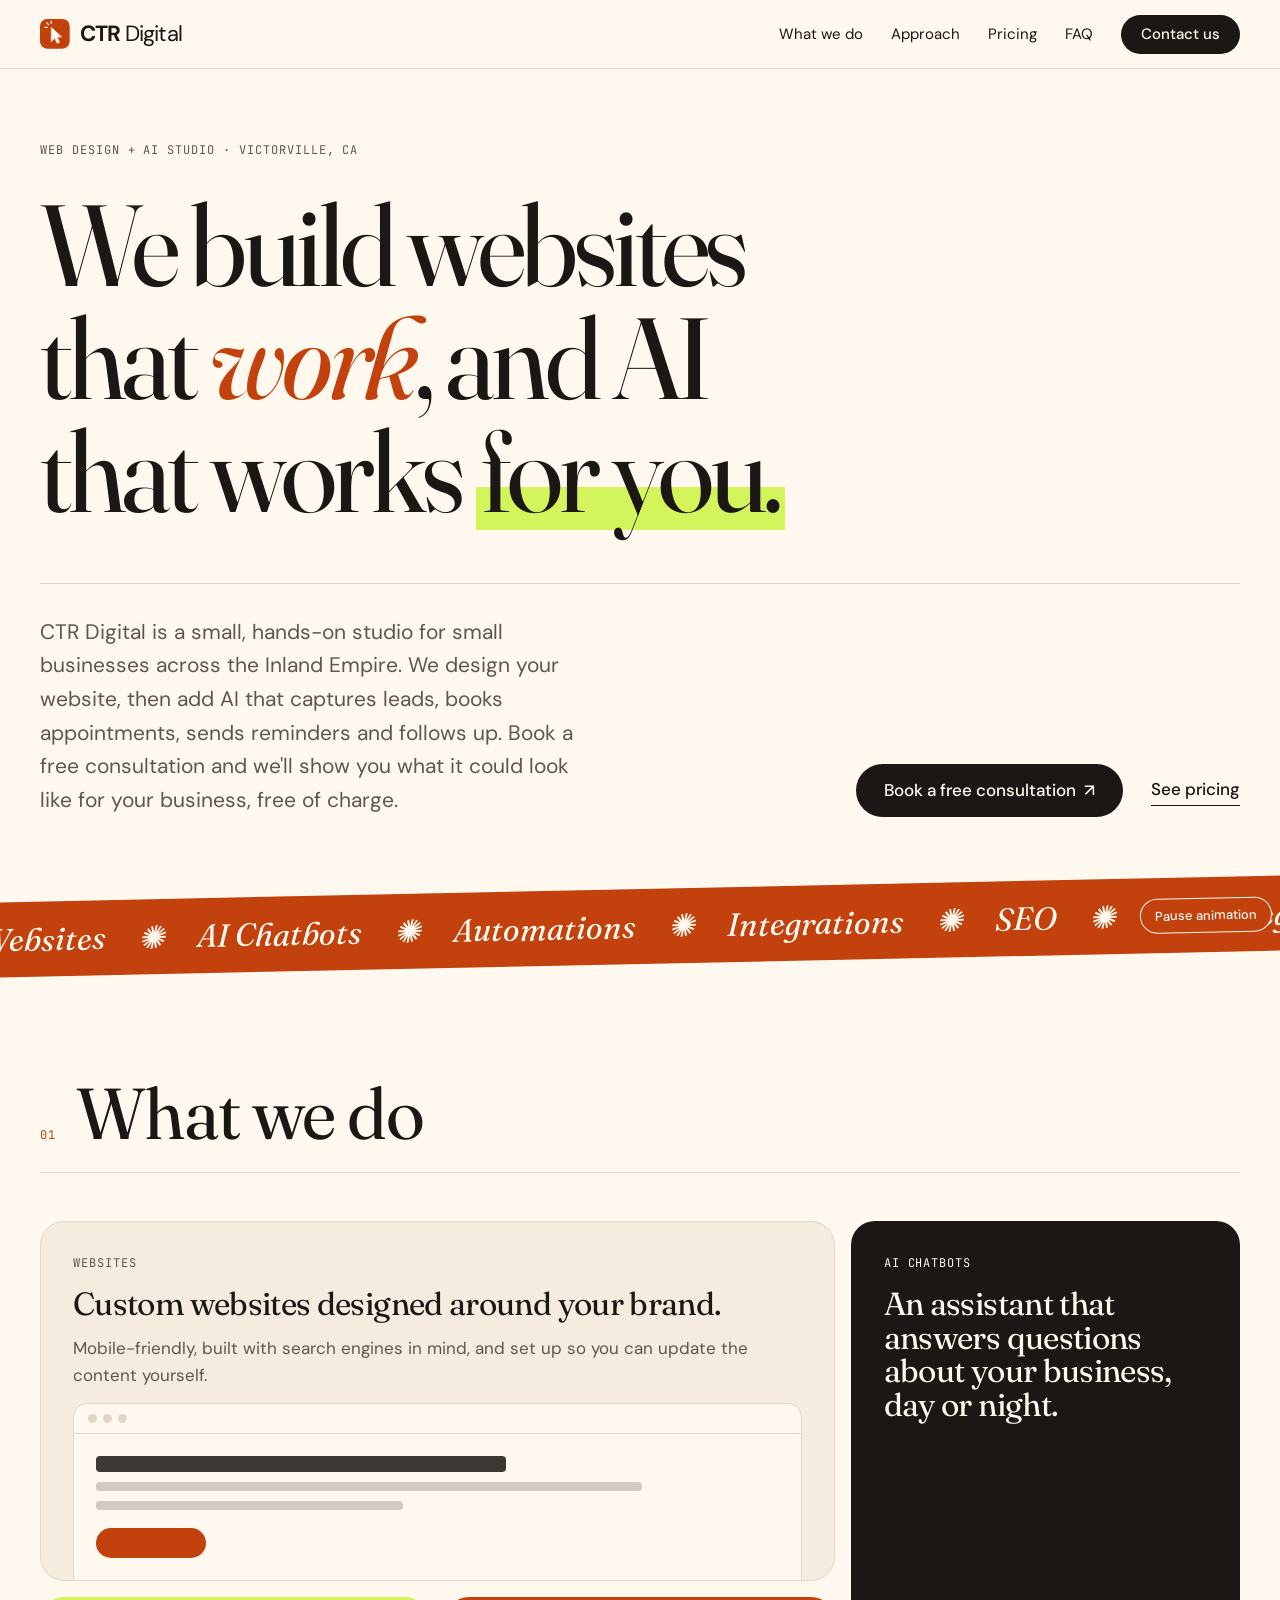
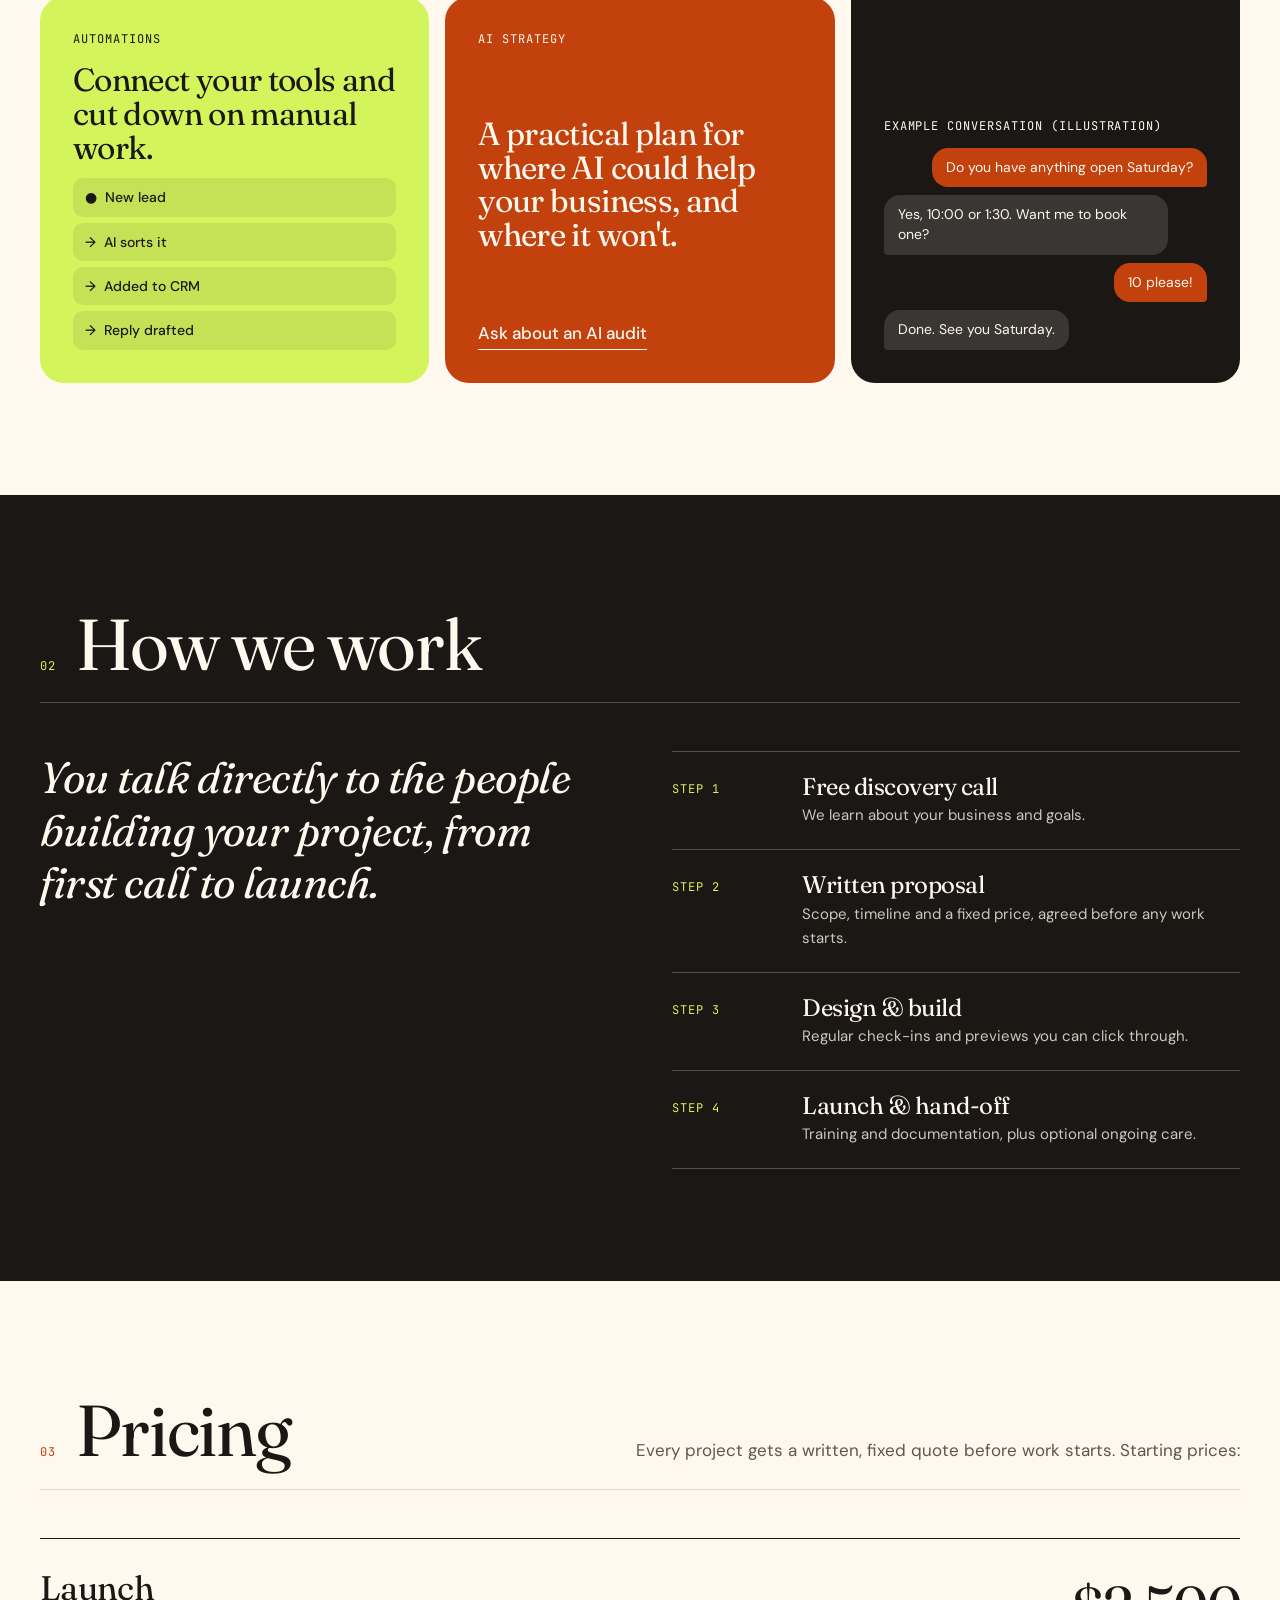
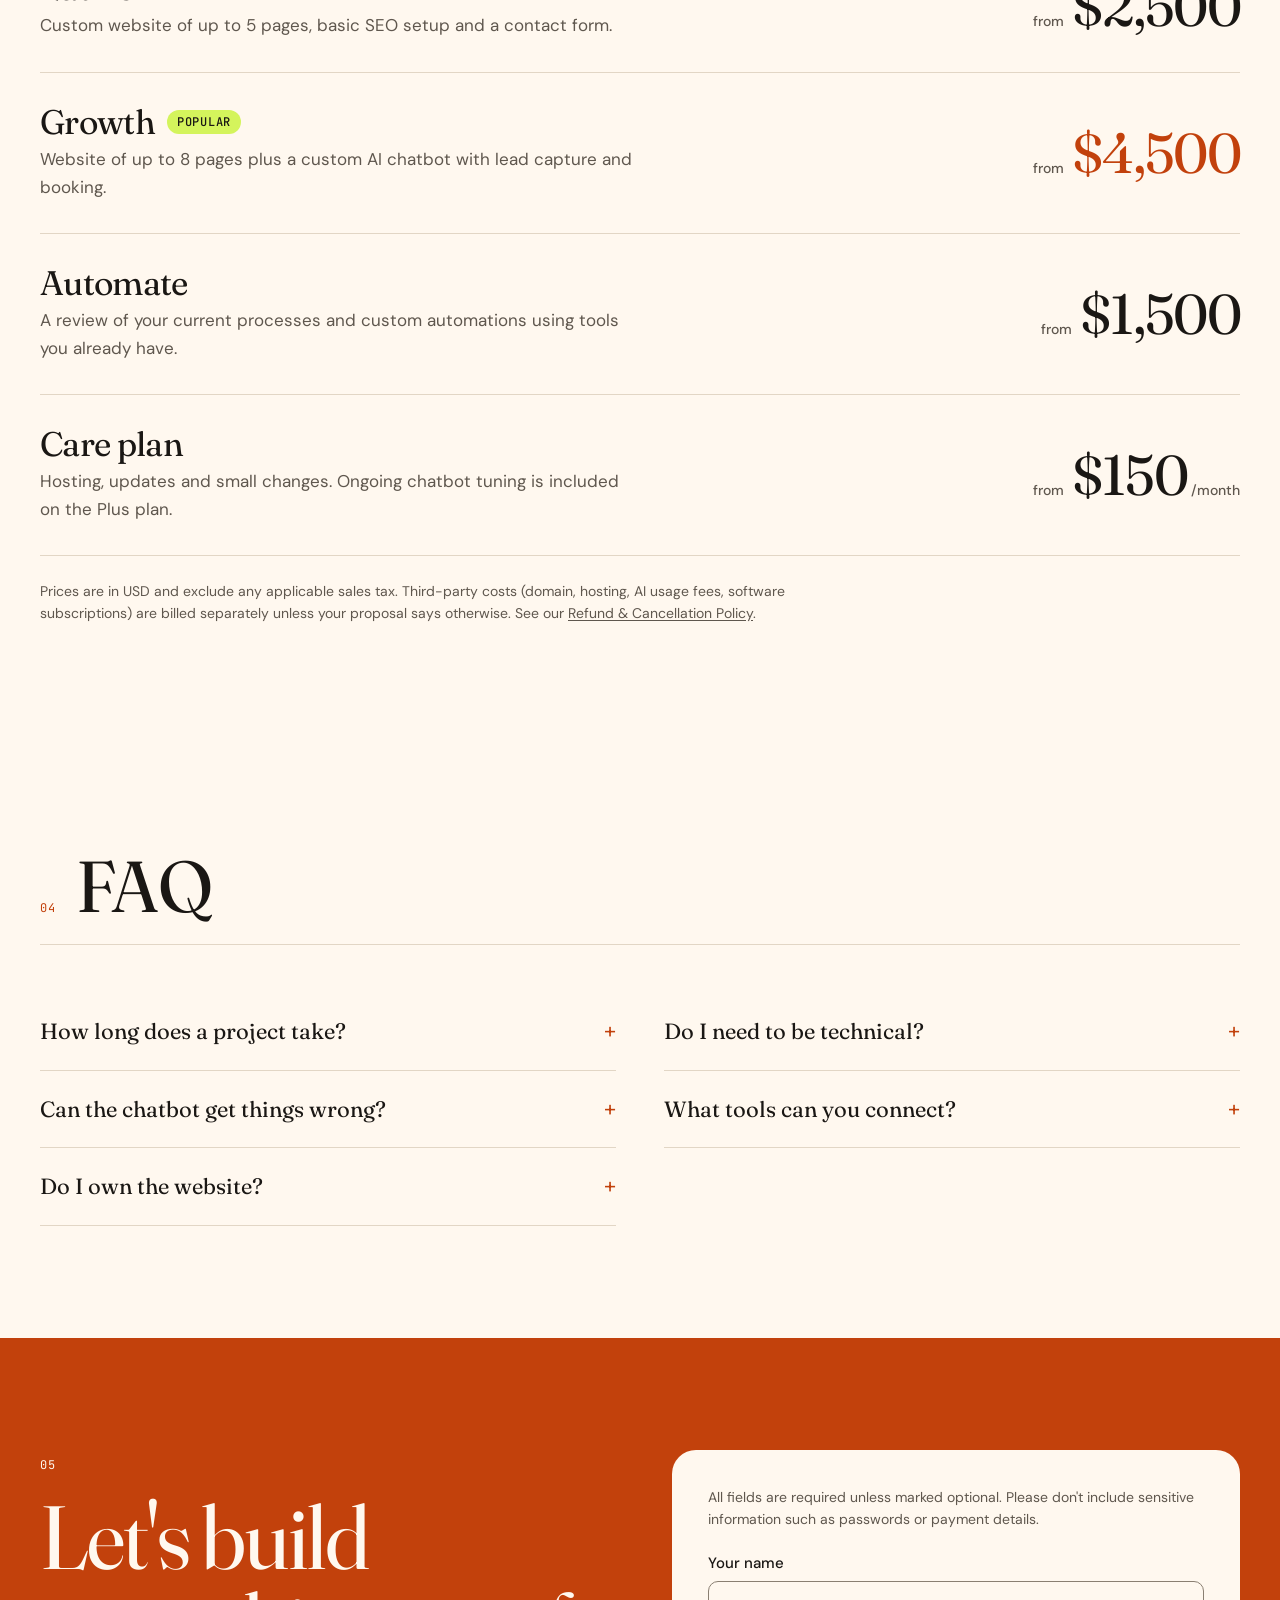
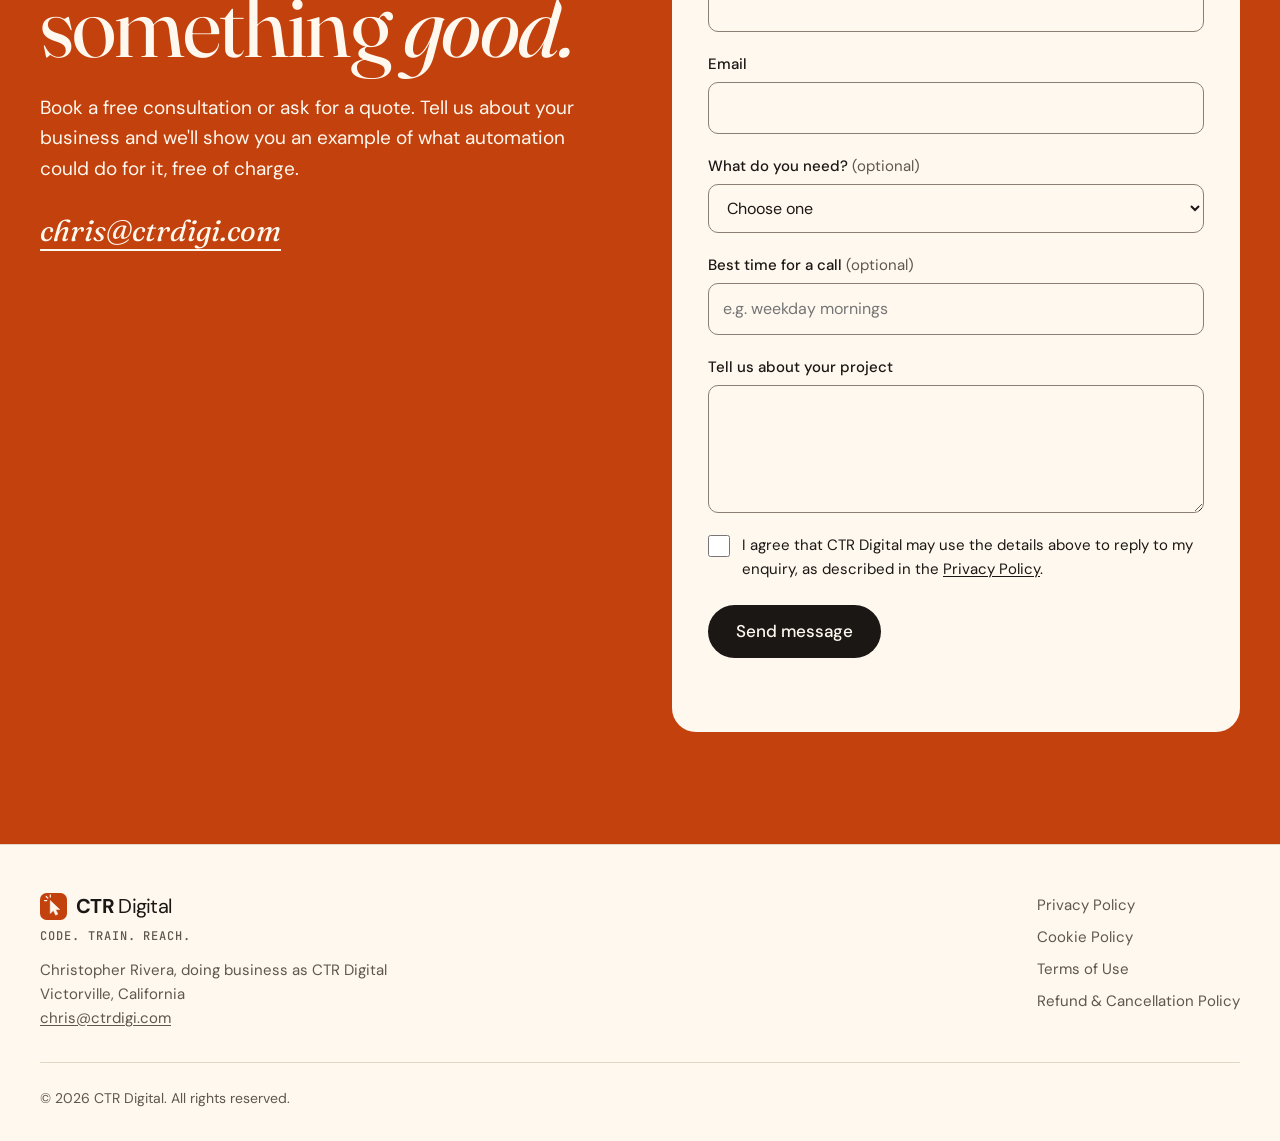
<file: index.html>
<!doctype html>
<html lang="en">
<head>
  <meta charset="utf-8">
  <meta name="viewport" content="width=device-width, initial-scale=1">
  <title>CTR Digital — Web design &amp; AI automation in Victorville, CA</title>
  <meta name="description" content="Websites and AI automation for small businesses in Victorville and the Inland Empire. Book a free consultation to see what automation could do for you.">
  <link rel="canonical" href="https://ctrdigi.com/">
  <meta property="og:type" content="website">
  <meta property="og:site_name" content="CTR Digital">
  <meta property="og:title" content="CTR Digital — Web design &amp; AI automation in Victorville, CA">
  <meta property="og:description" content="Websites and AI automation for small businesses in Victorville and the Inland Empire. Book a free consultation to see what automation could do for you.">
  <meta property="og:url" content="https://ctrdigi.com/">
  <meta property="og:image" content="https://ctrdigi.com/assets/og-image.png">
  <meta property="og:image:width" content="1200">
  <meta property="og:image:height" content="630">
  <meta property="og:image:alt" content="CTR Digital: We build websites that work, and AI that works for you.">
  <meta name="twitter:card" content="summary_large_image">
  <link rel="icon" href="assets/favicon.svg" type="image/svg+xml">
  <link rel="apple-touch-icon" href="assets/apple-touch-icon.png">
  <!-- Fonts load from Google Fonts (disclosed in privacy.html). See CHECKLIST.md to self-host instead. -->
  <link rel="preconnect" href="https://fonts.googleapis.com">
  <link rel="preconnect" href="https://fonts.gstatic.com" crossorigin>
  <link href="https://fonts.googleapis.com/css2?family=Fraunces:ital,opsz,wght@0,9..144,400;0,9..144,600;1,9..144,400&family=DM+Sans:wght@400;500;700&family=JetBrains+Mono:wght@500&display=swap" rel="stylesheet">
  <link rel="stylesheet" href="styles.css">
  <script type="application/ld+json">
  {
    "@context": "https://schema.org",
    "@type": "ProfessionalService",
    "name": "CTR Digital",
    "slogan": "Code. Train. Reach.",
    "description": "Web design and AI automation for small businesses: websites, chatbots, lead capture, scheduling and reminders, and follow-ups.",
    "url": "https://ctrdigi.com/",
    "email": "chris@ctrdigi.com",
    "logo": "https://ctrdigi.com/assets/logo-mark-512.png",
    "image": "https://ctrdigi.com/assets/og-image.png",
    "founder": { "@type": "Person", "name": "Christopher Rivera" },
    "address": {
      "@type": "PostalAddress",
      "addressLocality": "Victorville",
      "addressRegion": "CA",
      "addressCountry": "US"
    },
    "areaServed": [
      { "@type": "City", "name": "Victorville, CA" },
      { "@type": "City", "name": "Hesperia, CA" },
      { "@type": "City", "name": "Apple Valley, CA" },
      { "@type": "City", "name": "Adelanto, CA" },
      { "@type": "Place", "name": "Inland Empire, CA" }
    ]
  }
  </script>
</head>
<body>
  <a class="skip-link" href="#main">Skip to main content</a>

  <header class="nav" id="top">
    <div class="wrap nav-inner">
      <a href="#top" class="logo" aria-label="CTR Digital, back to top"><svg class="mark" viewBox="0 0 100 100" aria-hidden="true" focusable="false"><rect class="mark-tile" width="100" height="100" rx="24"/><path class="mark-cursor" d="M38 28 L38 76 L49.5 64.5 L58 82 L66 78.2 L57.6 60.8 L73 60.8 Z"/><g class="mark-rays"><path d="M29 19 L23 13"/><path d="M38 15 L38 7"/><path d="M25 28 L17 28"/></g></svg><span class="wordmark">CTR <span>Digital</span></span></a>
      <nav class="nav-links" id="nav-links" aria-label="Primary">
        <a href="#work">What we do</a>
        <a href="#approach">Approach</a>
        <a href="#pricing">Pricing</a>
        <a href="#faq">FAQ</a>
        <a href="#contact" class="btn">Contact us</a>
      </nav>
      <button type="button" class="nav-toggle" id="nav-toggle" aria-expanded="false" aria-controls="nav-links">Menu</button>
    </div>
  </header>

  <main id="main" tabindex="-1">
    <!-- HERO -->
    <section class="hero wrap" aria-labelledby="hero-title">
      <p class="mono tag">Web design + AI studio · Victorville, CA</p>
      <h1 id="hero-title">
        We build websites<br>
        that <em>work</em>, and AI<br>
        that works <span class="hl">for you.</span>
      </h1>
      <div class="hero-foot">
        <p class="lead">CTR Digital is a small, hands-on studio for small businesses across the Inland Empire. We design your website, then add AI that captures leads, books appointments, sends reminders and follows up. Book a free consultation and we'll show you what it could look like for your business, free of charge.</p>
        <div class="hero-actions">
          <a href="#contact" class="btn btn-lg">Book a free consultation <span aria-hidden="true">↗</span></a>
          <a href="#pricing" class="link">See pricing</a>
        </div>
      </div>
    </section>

    <!-- MARQUEE (decorative; can be paused) -->
    <div class="marquee" id="marquee">
      <div class="marquee-track" aria-hidden="true">
        <span>Websites</span><span>✺</span><span>AI Chatbots</span><span>✺</span><span>Automations</span><span>✺</span><span>Integrations</span><span>✺</span><span>SEO</span><span>✺</span><span>AI Strategy</span><span>✺</span>
        <span>Websites</span><span>✺</span><span>AI Chatbots</span><span>✺</span><span>Automations</span><span>✺</span><span>Integrations</span><span>✺</span><span>SEO</span><span>✺</span><span>AI Strategy</span><span>✺</span>
      </div>
      <button type="button" class="marquee-toggle" id="marquee-toggle" aria-pressed="false">Pause animation</button>
    </div>

    <!-- WHAT WE DO (bento) -->
    <section class="section wrap" id="work" aria-labelledby="work-title">
      <div class="sec-head">
        <span class="mono num" aria-hidden="true">01</span>
        <h2 id="work-title">What we do</h2>
      </div>

      <div class="bento">
        <article class="tile tile-web">
          <p class="mono">Websites</p>
          <h3>Custom websites designed around your brand.</h3>
          <p>Mobile-friendly, built with search engines in mind, and set up so you can update the content yourself.</p>
          <div class="browser" aria-hidden="true">
            <div class="browser-bar"><i></i><i></i><i></i></div>
            <div class="browser-body">
              <b class="ln w60"></b><b class="ln w80 thin"></b><b class="ln w45 thin"></b>
              <b class="pill"></b>
            </div>
          </div>
        </article>

        <article class="tile tile-chat">
          <p class="mono">AI Chatbots</p>
          <h3>An assistant that answers questions about your business, day or night.</h3>
          <figure class="chat">
            <figcaption class="mono">Example conversation (illustration)</figcaption>
            <p class="msg in"><span class="sr-only">Visitor: </span>Do you have anything open Saturday?</p>
            <p class="msg out"><span class="sr-only">AI assistant: </span>Yes, 10:00 or 1:30. Want me to book one?</p>
            <p class="msg in"><span class="sr-only">Visitor: </span>10 please!</p>
            <p class="msg out"><span class="sr-only">AI assistant: </span>Done. See you Saturday.</p>
          </figure>
        </article>

        <article class="tile tile-auto">
          <p class="mono">Automations</p>
          <h3>Connect your tools and cut down on manual work.</h3>
          <ol class="flow" aria-label="Example automation steps">
            <li>New lead</li>
            <li>AI sorts it</li>
            <li>Added to CRM</li>
            <li>Reply drafted</li>
          </ol>
        </article>

        <article class="tile tile-strategy">
          <p class="mono">AI Strategy</p>
          <h3>A practical plan for where AI could help your business, and where it won't.</h3>
          <a href="#contact" class="link">Ask about an AI audit</a>
        </article>
      </div>
    </section>

    <!-- APPROACH -->
    <section class="section band" id="approach" aria-labelledby="approach-title">
      <div class="wrap">
        <div class="sec-head">
          <span class="mono num" aria-hidden="true">02</span>
          <h2 id="approach-title">How we work</h2>
        </div>
        <div class="approach">
          <p class="big-statement">You talk directly to the people building your project, from first call to launch.</p>
          <ol class="timeline">
            <li><span class="mono">Step 1</span><h3>Free discovery call</h3><p>We learn about your business and goals.</p></li>
            <li><span class="mono">Step 2</span><h3>Written proposal</h3><p>Scope, timeline and a fixed price, agreed before any work starts.</p></li>
            <li><span class="mono">Step 3</span><h3>Design & build</h3><p>Regular check-ins and previews you can click through.</p></li>
            <li><span class="mono">Step 4</span><h3>Launch & hand-off</h3><p>Training and documentation, plus optional ongoing care.</p></li>
          </ol>
        </div>
      </div>
    </section>

    <!-- PRICING -->
    <section class="section wrap" id="pricing" aria-labelledby="pricing-title">
      <div class="sec-head">
        <span class="mono num" aria-hidden="true">03</span>
        <h2 id="pricing-title">Pricing</h2>
        <p class="sec-sub">Every project gets a written, fixed quote before work starts. Starting prices:</p>
      </div>

      <div class="price-table">
        <div class="price-row">
          <div><h3>Launch</h3><p>Custom website of up to 5 pages, basic SEO setup and a contact form.</p></div>
          <p class="amount"><small>from</small>$2,500</p>
        </div>
        <div class="price-row featured">
          <div><h3>Growth <span class="chip">Popular</span></h3><p>Website of up to 8 pages plus a custom AI chatbot with lead capture and booking.</p></div>
          <p class="amount"><small>from</small>$4,500</p>
        </div>
        <div class="price-row">
          <div><h3>Automate</h3><p>A review of your current processes and custom automations using tools you already have.</p></div>
          <p class="amount"><small>from</small>$1,500</p>
        </div>
        <div class="price-row">
          <div><h3>Care plan</h3><p>Hosting, updates and small changes. Ongoing chatbot tuning is included on the Plus plan.</p></div>
          <p class="amount"><small>from</small>$150<small>/month</small></p>
        </div>
      </div>
      <p class="fine-print">Prices are in USD and exclude any applicable sales tax. Third-party costs (domain, hosting, AI usage fees, software subscriptions) are billed separately unless your proposal says otherwise. See our <a href="refunds.html">Refund &amp; Cancellation Policy</a>.</p>
    </section>

    <!-- FAQ -->
    <section class="section wrap" id="faq" aria-labelledby="faq-title">
      <div class="sec-head">
        <span class="mono num" aria-hidden="true">04</span>
        <h2 id="faq-title">FAQ</h2>
      </div>
      <div class="faq">
        <details><summary>How long does a project take?</summary><p>It depends on scope. Your proposal will include an estimated timeline before you commit to anything.</p></details>
        <details><summary>Do I need to be technical?</summary><p>No. We handle the technical side, explain things in plain English, and show you how to make simple updates yourself.</p></details>
        <details><summary>Can the chatbot get things wrong?</summary><p>Yes, AI can make mistakes. To reduce the risk, we set the chatbot up to use information you approve, limit the topics it covers, and offer a way to reach a real person. It also tells visitors they are talking to an AI.</p></details>
        <details><summary>What tools can you connect?</summary><p>Many tools that offer an integration or API can be connected, for example calendars, email, CRMs and spreadsheets. We'll confirm what's possible for your tools before you commit.</p></details>
        <details><summary>Do I own the website?</summary><p>Once your project is paid in full, you own the website content and design we create for you. Third-party software, fonts and services stay under their own licenses. Details are in your proposal and our <a href="terms.html">Terms</a>.</p></details>
      </div>
    </section>

    <!-- CONTACT -->
    <section class="contact" id="contact" aria-labelledby="contact-title">
      <div class="wrap contact-inner">
        <div>
          <span class="mono num" aria-hidden="true">05</span>
          <h2 id="contact-title">Let's build<br>something <em>good.</em></h2>
          <p>Book a free consultation or ask for a quote. Tell us about your business and we'll show you an example of what automation could do for it, free of charge.</p>
          <a class="mail" href="mailto:chris@ctrdigi.com">chris@ctrdigi.com</a>
        </div>

        <form class="form" id="contact-form" novalidate aria-describedby="form-note">
          <p class="form-note" id="form-note">All fields are required unless marked optional. Please don't include sensitive information such as passwords or payment details.</p>

          <div class="field">
            <label for="f-name">Your name</label>
            <input id="f-name" type="text" name="name" autocomplete="name" required aria-describedby="f-name-err">
            <p class="field-err" id="f-name-err"></p>
          </div>

          <div class="field">
            <label for="f-email">Email</label>
            <input id="f-email" type="email" name="email" autocomplete="email" required aria-describedby="f-email-err">
            <p class="field-err" id="f-email-err"></p>
          </div>

          <div class="field">
            <label for="f-interest">What do you need? <span class="optional">(optional)</span></label>
            <select id="f-interest" name="interest">
              <option value="">Choose one</option>
              <option>A new website</option>
              <option>An AI chatbot</option>
              <option>Automations</option>
              <option>Website + AI</option>
              <option>A free automation example</option>
              <option>A quote</option>
              <option>Not sure yet</option>
            </select>
          </div>

          <div class="field">
            <label for="f-time">Best time for a call <span class="optional">(optional)</span></label>
            <input id="f-time" type="text" name="time" placeholder="e.g. weekday mornings">
          </div>

          <div class="field">
            <label for="f-message">Tell us about your project</label>
            <textarea id="f-message" name="message" rows="4" required aria-describedby="f-message-err"></textarea>
            <p class="field-err" id="f-message-err"></p>
          </div>

          <div class="field consent">
            <input id="f-consent" type="checkbox" name="consent" value="yes" required aria-describedby="f-consent-err">
            <label for="f-consent">I agree that CTR Digital may use the details above to reply to my enquiry, as described in the <a href="privacy.html">Privacy Policy</a>.</label>
            <p class="field-err" id="f-consent-err"></p>
          </div>

          <button type="submit" class="btn btn-lg">Send message</button>
          <p class="form-status" id="form-status" role="status" aria-live="polite"></p>
        </form>
      </div>
    </section>
  </main>

  <footer class="footer">
    <div class="wrap footer-grid">
      <div>
        <a href="#top" class="logo"><svg class="mark" viewBox="0 0 100 100" aria-hidden="true" focusable="false"><rect class="mark-tile" width="100" height="100" rx="24"/><path class="mark-cursor" d="M38 28 L38 76 L49.5 64.5 L58 82 L66 78.2 L57.6 60.8 L73 60.8 Z"/><g class="mark-rays"><path d="M29 19 L23 13"/><path d="M38 15 L38 7"/><path d="M25 28 L17 28"/></g></svg><span class="wordmark">CTR <span>Digital</span></span></a>
        <p class="tagline">Code. Train. Reach.</p>
        <address>
          Christopher Rivera, doing business as CTR Digital<br>
          Victorville, California<br>
          <a href="mailto:chris@ctrdigi.com">chris@ctrdigi.com</a>
        </address>
      </div>
      <nav aria-label="Legal">
        <ul>
          <li><a href="privacy.html">Privacy Policy</a></li>
          <li><a href="cookies.html">Cookie Policy</a></li>
          <li><a href="terms.html">Terms of Use</a></li>
          <li><a href="refunds.html">Refund &amp; Cancellation Policy</a></li>
        </ul>
      </nav>
      <p class="copyright">© <span id="year">2026</span> CTR Digital. All rights reserved.</p>
    </div>
  </footer>

  <script src="script.js"></script>
</body>
</html>
</file>
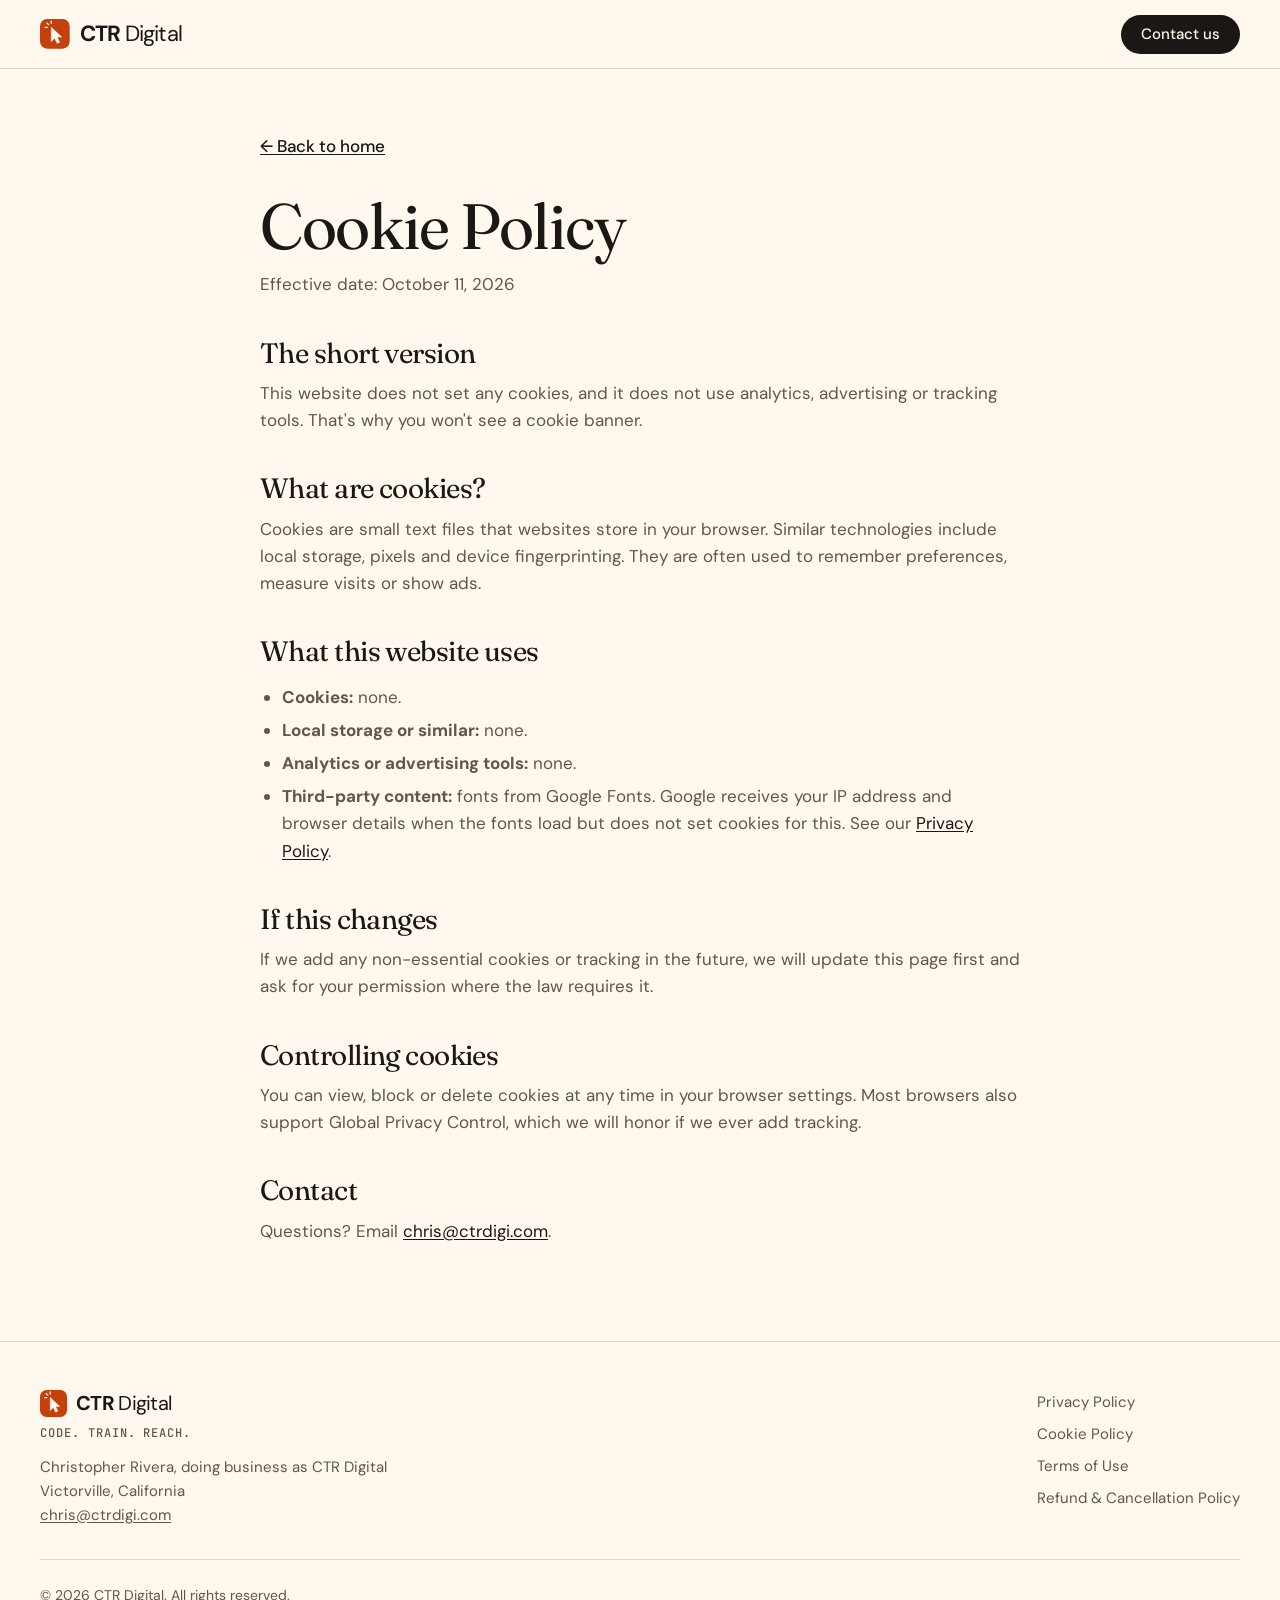
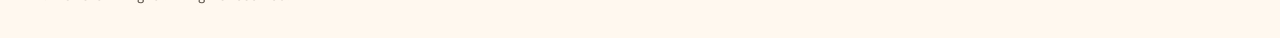
<file: cookies.html>
<!doctype html>
<html lang="en">
<head>
  <meta charset="utf-8">
  <meta name="viewport" content="width=device-width, initial-scale=1">
  <title>Cookie Policy — CTR Digital</title>
  <meta name="description" content="How CTR Digital uses cookies and similar technologies on this website.">
  <link rel="canonical" href="https://ctrdigi.com/cookies.html">
  <meta property="og:type" content="website">
  <meta property="og:site_name" content="CTR Digital">
  <meta property="og:title" content="Cookie Policy — CTR Digital">
  <meta property="og:description" content="How CTR Digital uses cookies and similar technologies on this website.">
  <meta property="og:url" content="https://ctrdigi.com/cookies.html">
  <meta property="og:image" content="https://ctrdigi.com/assets/og-image.png">
  <meta property="og:image:width" content="1200">
  <meta property="og:image:height" content="630">
  <meta property="og:image:alt" content="CTR Digital: We build websites that work, and AI that works for you.">
  <meta name="twitter:card" content="summary_large_image">
  <link rel="icon" href="assets/favicon.svg" type="image/svg+xml">
  <link rel="apple-touch-icon" href="assets/apple-touch-icon.png">
  <link rel="preconnect" href="https://fonts.googleapis.com">
  <link rel="preconnect" href="https://fonts.gstatic.com" crossorigin>
  <link href="https://fonts.googleapis.com/css2?family=Fraunces:ital,opsz,wght@0,9..144,400;0,9..144,600;1,9..144,400&family=DM+Sans:wght@400;500;700&family=JetBrains+Mono:wght@500&display=swap" rel="stylesheet">
  <link rel="stylesheet" href="styles.css">
</head>
<body>
  <a class="skip-link" href="#main">Skip to main content</a>
  <header class="nav">
    <div class="wrap nav-inner">
      <a href="index.html" class="logo" aria-label="CTR Digital home"><svg class="mark" viewBox="0 0 100 100" aria-hidden="true" focusable="false"><rect class="mark-tile" width="100" height="100" rx="24"/><path class="mark-cursor" d="M38 28 L38 76 L49.5 64.5 L58 82 L66 78.2 L57.6 60.8 L73 60.8 Z"/><g class="mark-rays"><path d="M29 19 L23 13"/><path d="M38 15 L38 7"/><path d="M25 28 L17 28"/></g></svg><span class="wordmark">CTR <span>Digital</span></span></a>
      <a href="index.html#contact" class="btn">Contact us</a>
    </div>
  </header>

  <main id="main" class="legal" tabindex="-1">
    <div class="wrap">
      <a class="back" href="index.html">← Back to home</a>
      <h1>Cookie Policy</h1>
      <p class="updated">Effective date: October 11, 2026</p>
      <!-- Pending attorney review (see consults/Lawyer Consult.pdf). Delete this comment once reviewed. -->

      <h2>The short version</h2>
      <p>This website does not set any cookies, and it does not use analytics, advertising or tracking tools. That's why you won't see a cookie banner.</p>

      <h2>What are cookies?</h2>
      <p>Cookies are small text files that websites store in your browser. Similar technologies include local storage, pixels and device fingerprinting. They are often used to remember preferences, measure visits or show ads.</p>

      <h2>What this website uses</h2>
      <ul>
        <li><strong>Cookies:</strong> none.</li>
        <li><strong>Local storage or similar:</strong> none.</li>
        <li><strong>Analytics or advertising tools:</strong> none.</li>
        <li><strong>Third-party content:</strong> fonts from Google Fonts. Google receives your IP address and browser details when the fonts load but does not set cookies for this. See our <a href="privacy.html">Privacy Policy</a>.</li>
      </ul>

      <h2>If this changes</h2>
      <p>If we add any non-essential cookies or tracking in the future, we will update this page first and ask for your permission where the law requires it.</p>

      <h2>Controlling cookies</h2>
      <p>You can view, block or delete cookies at any time in your browser settings. Most browsers also support Global Privacy Control, which we will honor if we ever add tracking.</p>

      <h2>Contact</h2>
      <p>Questions? Email <a href="mailto:chris@ctrdigi.com">chris@ctrdigi.com</a>.</p>
    </div>
  </main>

  <footer class="footer">
    <div class="wrap footer-grid">
      <div>
        <a href="index.html" class="logo"><svg class="mark" viewBox="0 0 100 100" aria-hidden="true" focusable="false"><rect class="mark-tile" width="100" height="100" rx="24"/><path class="mark-cursor" d="M38 28 L38 76 L49.5 64.5 L58 82 L66 78.2 L57.6 60.8 L73 60.8 Z"/><g class="mark-rays"><path d="M29 19 L23 13"/><path d="M38 15 L38 7"/><path d="M25 28 L17 28"/></g></svg><span class="wordmark">CTR <span>Digital</span></span></a>
        <p class="tagline">Code. Train. Reach.</p>
        <address>Christopher Rivera, doing business as CTR Digital<br>Victorville, California<br><a href="mailto:chris@ctrdigi.com">chris@ctrdigi.com</a></address>
      </div>
      <nav aria-label="Legal">
        <ul>
          <li><a href="privacy.html">Privacy Policy</a></li>
          <li><a href="cookies.html" aria-current="page">Cookie Policy</a></li>
          <li><a href="terms.html">Terms of Use</a></li>
          <li><a href="refunds.html">Refund &amp; Cancellation Policy</a></li>
        </ul>
      </nav>
      <p class="copyright">© 2026 CTR Digital. All rights reserved.</p>
    </div>
  </footer>
</body>
</html>
</file>
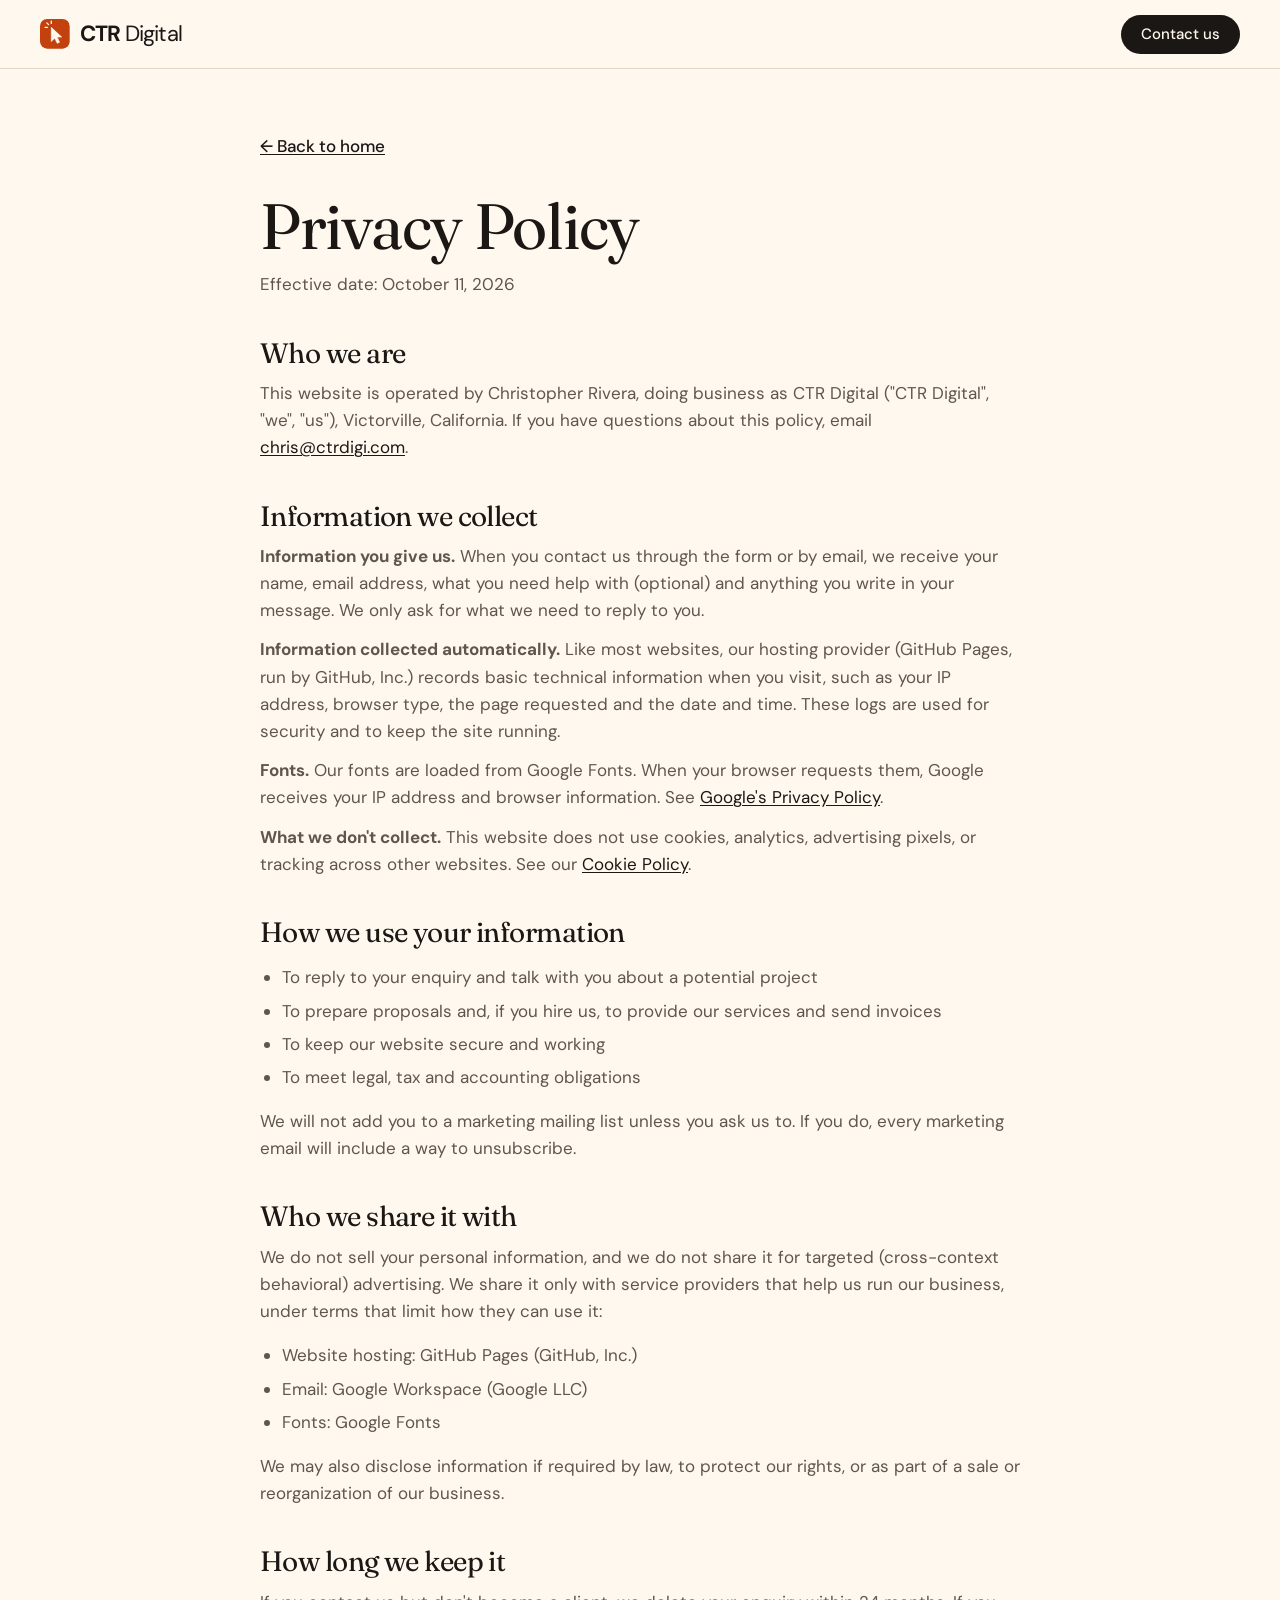
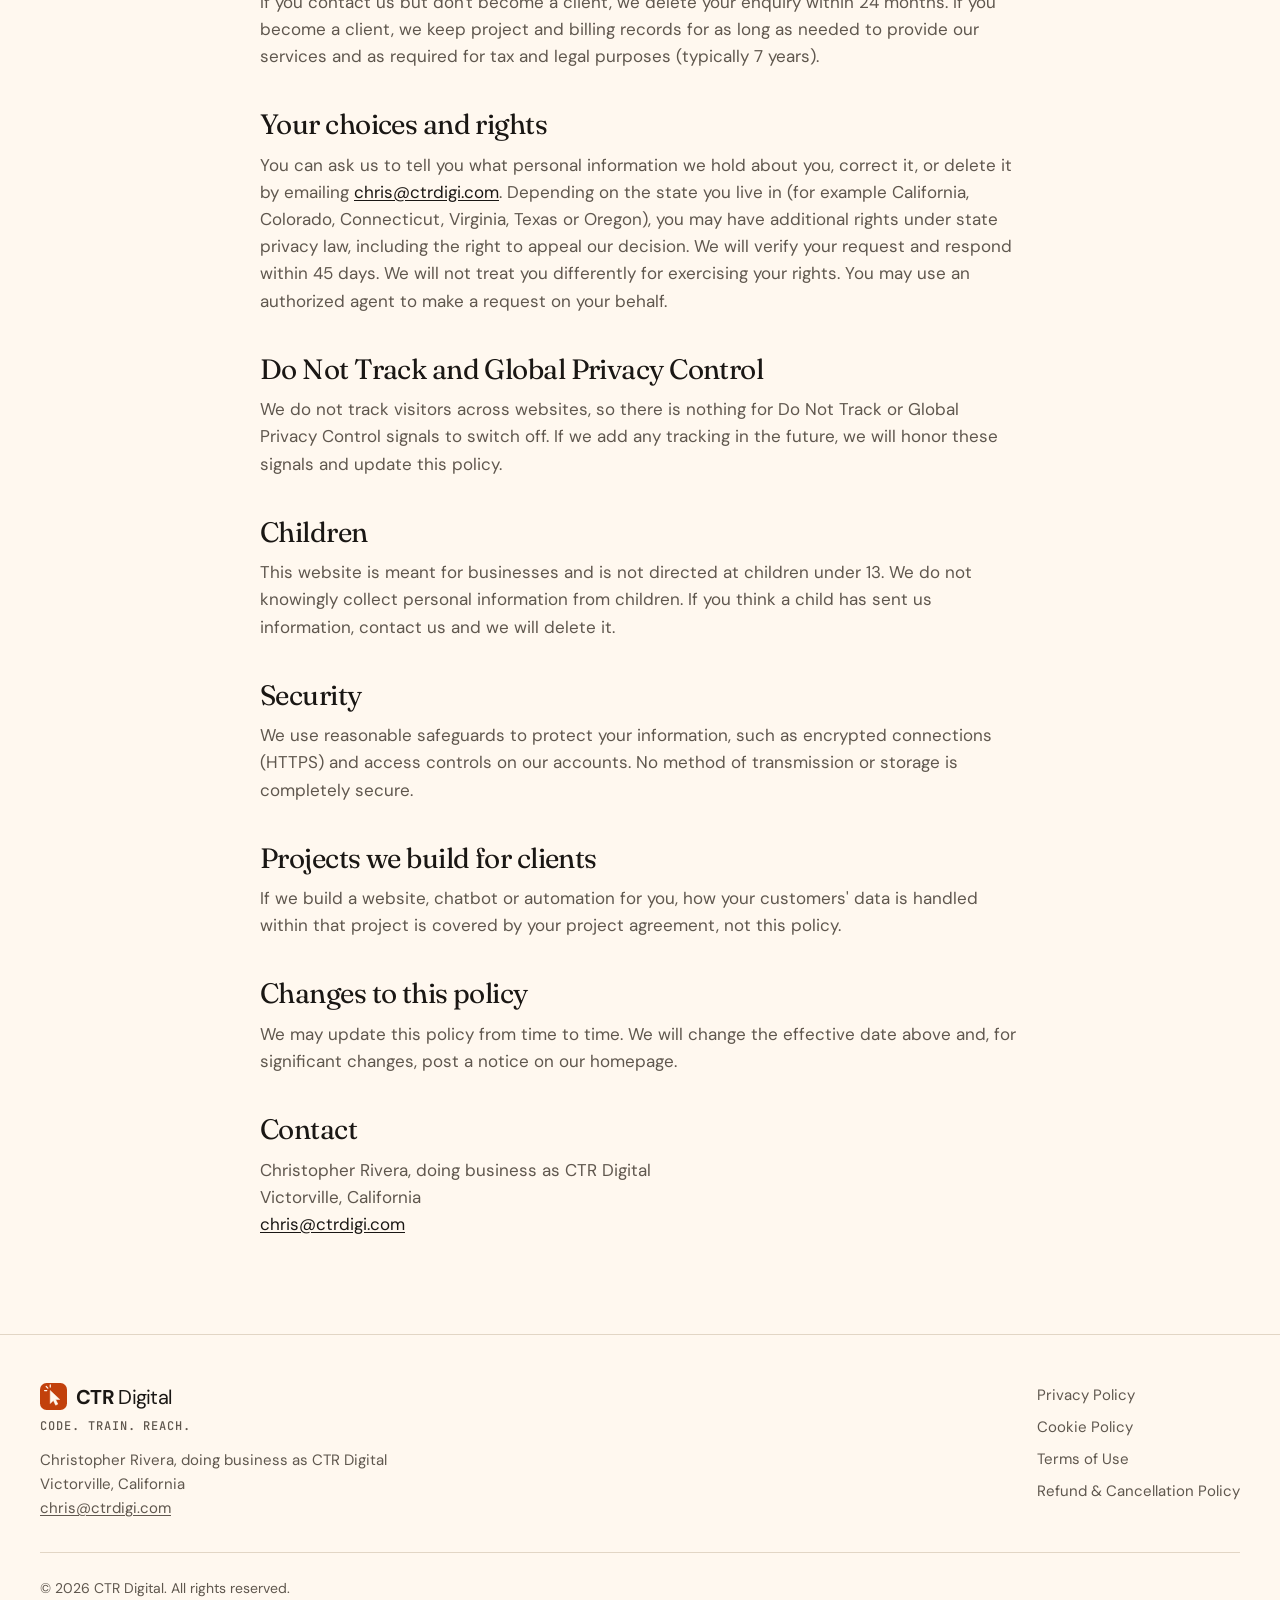
<file: privacy.html>
<!doctype html>
<html lang="en">
<head>
  <meta charset="utf-8">
  <meta name="viewport" content="width=device-width, initial-scale=1">
  <title>Privacy Policy — CTR Digital</title>
  <meta name="description" content="How CTR Digital collects, uses and protects your personal information.">
  <link rel="canonical" href="https://ctrdigi.com/privacy.html">
  <meta property="og:type" content="website">
  <meta property="og:site_name" content="CTR Digital">
  <meta property="og:title" content="Privacy Policy — CTR Digital">
  <meta property="og:description" content="How CTR Digital collects, uses and protects your personal information.">
  <meta property="og:url" content="https://ctrdigi.com/privacy.html">
  <meta property="og:image" content="https://ctrdigi.com/assets/og-image.png">
  <meta property="og:image:width" content="1200">
  <meta property="og:image:height" content="630">
  <meta property="og:image:alt" content="CTR Digital: We build websites that work, and AI that works for you.">
  <meta name="twitter:card" content="summary_large_image">
  <link rel="icon" href="assets/favicon.svg" type="image/svg+xml">
  <link rel="apple-touch-icon" href="assets/apple-touch-icon.png">
  <link rel="preconnect" href="https://fonts.googleapis.com">
  <link rel="preconnect" href="https://fonts.gstatic.com" crossorigin>
  <link href="https://fonts.googleapis.com/css2?family=Fraunces:ital,opsz,wght@0,9..144,400;0,9..144,600;1,9..144,400&family=DM+Sans:wght@400;500;700&family=JetBrains+Mono:wght@500&display=swap" rel="stylesheet">
  <link rel="stylesheet" href="styles.css">
</head>
<body>
  <a class="skip-link" href="#main">Skip to main content</a>
  <header class="nav">
    <div class="wrap nav-inner">
      <a href="index.html" class="logo" aria-label="CTR Digital home"><svg class="mark" viewBox="0 0 100 100" aria-hidden="true" focusable="false"><rect class="mark-tile" width="100" height="100" rx="24"/><path class="mark-cursor" d="M38 28 L38 76 L49.5 64.5 L58 82 L66 78.2 L57.6 60.8 L73 60.8 Z"/><g class="mark-rays"><path d="M29 19 L23 13"/><path d="M38 15 L38 7"/><path d="M25 28 L17 28"/></g></svg><span class="wordmark">CTR <span>Digital</span></span></a>
      <a href="index.html#contact" class="btn">Contact us</a>
    </div>
  </header>

  <main id="main" class="legal" tabindex="-1">
    <div class="wrap">
      <a class="back" href="index.html">← Back to home</a>
      <h1>Privacy Policy</h1>
      <p class="updated">Effective date: October 11, 2026</p>
      <!-- Pending attorney review (see consults/Lawyer Consult.pdf). Delete this comment once reviewed. -->

      <h2>Who we are</h2>
      <p>This website is operated by Christopher Rivera, doing business as CTR Digital ("CTR Digital", "we", "us"), Victorville, California. If you have questions about this policy, email <a href="mailto:chris@ctrdigi.com">chris@ctrdigi.com</a>.</p>

      <h2>Information we collect</h2>
      <p><strong>Information you give us.</strong> When you contact us through the form or by email, we receive your name, email address, what you need help with (optional) and anything you write in your message. We only ask for what we need to reply to you.</p>
      <p><strong>Information collected automatically.</strong> Like most websites, our hosting provider (GitHub Pages, run by GitHub, Inc.) records basic technical information when you visit, such as your IP address, browser type, the page requested and the date and time. These logs are used for security and to keep the site running.</p>
      <p><strong>Fonts.</strong> Our fonts are loaded from Google Fonts. When your browser requests them, Google receives your IP address and browser information. See <a href="https://policies.google.com/privacy" rel="noopener">Google's Privacy Policy</a>.</p>
      <p><strong>What we don't collect.</strong> This website does not use cookies, analytics, advertising pixels, or tracking across other websites. See our <a href="cookies.html">Cookie Policy</a>.</p>

      <h2>How we use your information</h2>
      <ul>
        <li>To reply to your enquiry and talk with you about a potential project</li>
        <li>To prepare proposals and, if you hire us, to provide our services and send invoices</li>
        <li>To keep our website secure and working</li>
        <li>To meet legal, tax and accounting obligations</li>
      </ul>
      <p>We will not add you to a marketing mailing list unless you ask us to. If you do, every marketing email will include a way to unsubscribe.</p>

      <h2>Who we share it with</h2>
      <p>We do not sell your personal information, and we do not share it for targeted (cross-context behavioral) advertising. We share it only with service providers that help us run our business, under terms that limit how they can use it:</p>
      <ul>
        <li>Website hosting: GitHub Pages (GitHub, Inc.)</li>
        <li>Email: Google Workspace (Google LLC)</li>
        <li>Fonts: Google Fonts</li>
      </ul>
      <p>We may also disclose information if required by law, to protect our rights, or as part of a sale or reorganization of our business.</p>

      <h2>How long we keep it</h2>
      <p>If you contact us but don't become a client, we delete your enquiry within 24 months. If you become a client, we keep project and billing records for as long as needed to provide our services and as required for tax and legal purposes (typically 7 years).</p>

      <h2>Your choices and rights</h2>
      <p>You can ask us to tell you what personal information we hold about you, correct it, or delete it by emailing <a href="mailto:chris@ctrdigi.com">chris@ctrdigi.com</a>. Depending on the state you live in (for example California, Colorado, Connecticut, Virginia, Texas or Oregon), you may have additional rights under state privacy law, including the right to appeal our decision. We will verify your request and respond within 45 days. We will not treat you differently for exercising your rights. You may use an authorized agent to make a request on your behalf.</p>

      <h2>Do Not Track and Global Privacy Control</h2>
      <p>We do not track visitors across websites, so there is nothing for Do Not Track or Global Privacy Control signals to switch off. If we add any tracking in the future, we will honor these signals and update this policy.</p>

      <h2>Children</h2>
      <p>This website is meant for businesses and is not directed at children under 13. We do not knowingly collect personal information from children. If you think a child has sent us information, contact us and we will delete it.</p>

      <h2>Security</h2>
      <p>We use reasonable safeguards to protect your information, such as encrypted connections (HTTPS) and access controls on our accounts. No method of transmission or storage is completely secure.</p>

      <h2>Projects we build for clients</h2>
      <p>If we build a website, chatbot or automation for you, how your customers' data is handled within that project is covered by your project agreement, not this policy.</p>

      <h2>Changes to this policy</h2>
      <p>We may update this policy from time to time. We will change the effective date above and, for significant changes, post a notice on our homepage.</p>

      <h2>Contact</h2>
      <p>Christopher Rivera, doing business as CTR Digital<br>Victorville, California<br><a href="mailto:chris@ctrdigi.com">chris@ctrdigi.com</a></p>
    </div>
  </main>

  <footer class="footer">
    <div class="wrap footer-grid">
      <div>
        <a href="index.html" class="logo"><svg class="mark" viewBox="0 0 100 100" aria-hidden="true" focusable="false"><rect class="mark-tile" width="100" height="100" rx="24"/><path class="mark-cursor" d="M38 28 L38 76 L49.5 64.5 L58 82 L66 78.2 L57.6 60.8 L73 60.8 Z"/><g class="mark-rays"><path d="M29 19 L23 13"/><path d="M38 15 L38 7"/><path d="M25 28 L17 28"/></g></svg><span class="wordmark">CTR <span>Digital</span></span></a>
        <p class="tagline">Code. Train. Reach.</p>
        <address>Christopher Rivera, doing business as CTR Digital<br>Victorville, California<br><a href="mailto:chris@ctrdigi.com">chris@ctrdigi.com</a></address>
      </div>
      <nav aria-label="Legal">
        <ul>
          <li><a href="privacy.html" aria-current="page">Privacy Policy</a></li>
          <li><a href="cookies.html">Cookie Policy</a></li>
          <li><a href="terms.html">Terms of Use</a></li>
          <li><a href="refunds.html">Refund &amp; Cancellation Policy</a></li>
        </ul>
      </nav>
      <p class="copyright">© 2026 CTR Digital. All rights reserved.</p>
    </div>
  </footer>
</body>
</html>
</file>
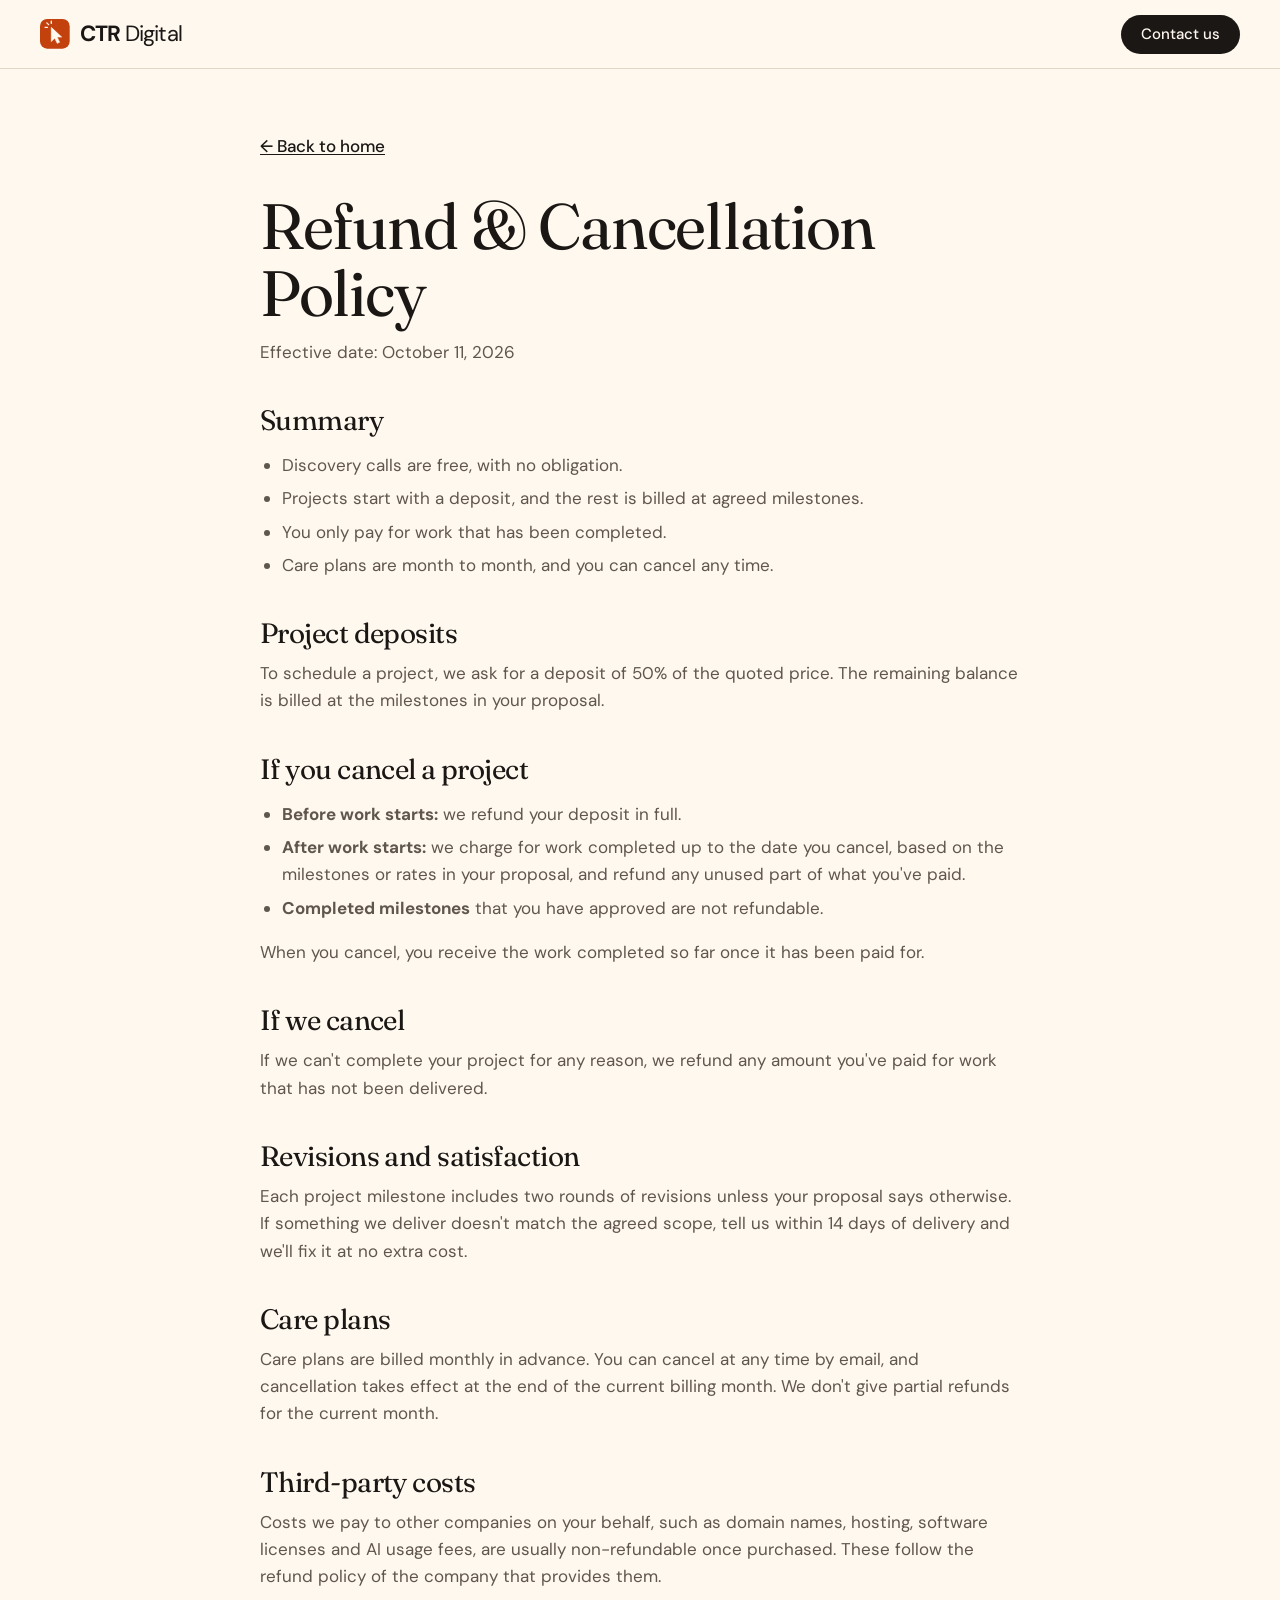
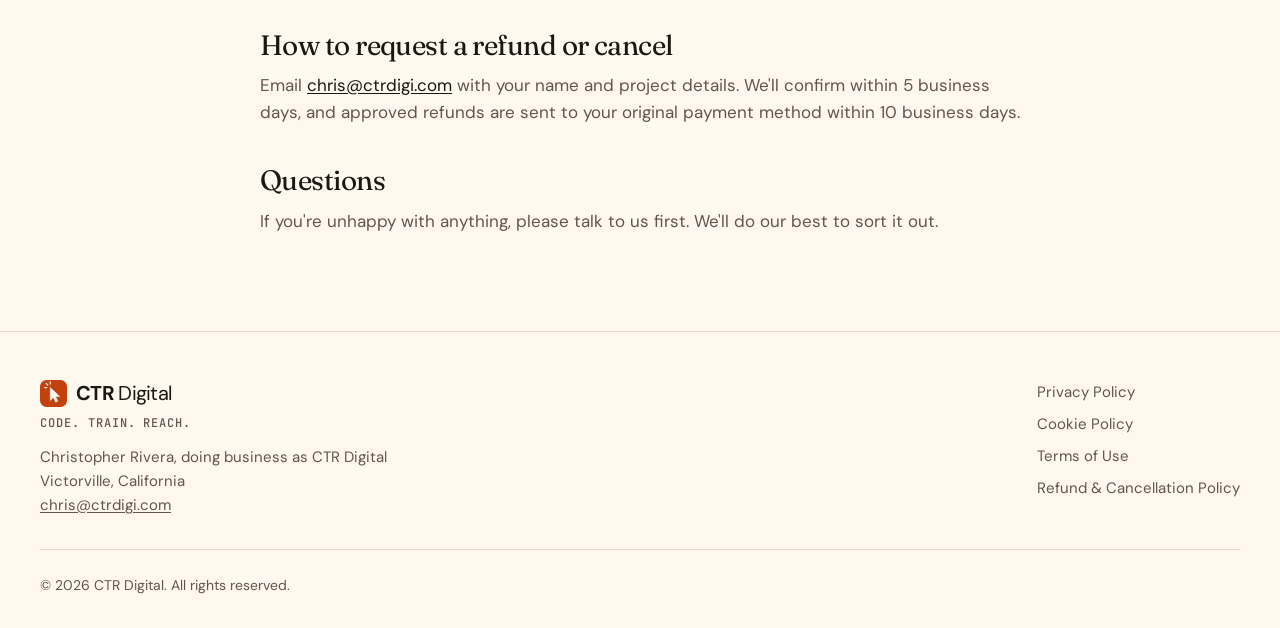
<file: refunds.html>
<!doctype html>
<html lang="en">
<head>
  <meta charset="utf-8">
  <meta name="viewport" content="width=device-width, initial-scale=1">
  <title>Refund &amp; Cancellation Policy — CTR Digital</title>
  <meta name="description" content="How deposits, cancellations and refunds work for CTR Digital projects and care plans.">
  <link rel="canonical" href="https://ctrdigi.com/refunds.html">
  <meta property="og:type" content="website">
  <meta property="og:site_name" content="CTR Digital">
  <meta property="og:title" content="Refund &amp; Cancellation Policy — CTR Digital">
  <meta property="og:description" content="How deposits, cancellations and refunds work for CTR Digital projects and care plans.">
  <meta property="og:url" content="https://ctrdigi.com/refunds.html">
  <meta property="og:image" content="https://ctrdigi.com/assets/og-image.png">
  <meta property="og:image:width" content="1200">
  <meta property="og:image:height" content="630">
  <meta property="og:image:alt" content="CTR Digital: We build websites that work, and AI that works for you.">
  <meta name="twitter:card" content="summary_large_image">
  <link rel="icon" href="assets/favicon.svg" type="image/svg+xml">
  <link rel="apple-touch-icon" href="assets/apple-touch-icon.png">
  <link rel="preconnect" href="https://fonts.googleapis.com">
  <link rel="preconnect" href="https://fonts.gstatic.com" crossorigin>
  <link href="https://fonts.googleapis.com/css2?family=Fraunces:ital,opsz,wght@0,9..144,400;0,9..144,600;1,9..144,400&family=DM+Sans:wght@400;500;700&family=JetBrains+Mono:wght@500&display=swap" rel="stylesheet">
  <link rel="stylesheet" href="styles.css">
</head>
<body>
  <a class="skip-link" href="#main">Skip to main content</a>
  <header class="nav">
    <div class="wrap nav-inner">
      <a href="index.html" class="logo" aria-label="CTR Digital home"><svg class="mark" viewBox="0 0 100 100" aria-hidden="true" focusable="false"><rect class="mark-tile" width="100" height="100" rx="24"/><path class="mark-cursor" d="M38 28 L38 76 L49.5 64.5 L58 82 L66 78.2 L57.6 60.8 L73 60.8 Z"/><g class="mark-rays"><path d="M29 19 L23 13"/><path d="M38 15 L38 7"/><path d="M25 28 L17 28"/></g></svg><span class="wordmark">CTR <span>Digital</span></span></a>
      <a href="index.html#contact" class="btn">Contact us</a>
    </div>
  </header>

  <main id="main" class="legal" tabindex="-1">
    <div class="wrap">
      <a class="back" href="index.html">← Back to home</a>
      <h1>Refund &amp; Cancellation Policy</h1>
      <p class="updated">Effective date: October 11, 2026</p>
      <!-- Pending attorney review (see consults/Lawyer Consult.pdf). Delete this comment once reviewed. -->

      <h2>Summary</h2>
      <ul>
        <li>Discovery calls are free, with no obligation.</li>
        <li>Projects start with a deposit, and the rest is billed at agreed milestones.</li>
        <li>You only pay for work that has been completed.</li>
        <li>Care plans are month to month, and you can cancel any time.</li>
      </ul>

      <h2>Project deposits</h2>
      <p>To schedule a project, we ask for a deposit of 50% of the quoted price. The remaining balance is billed at the milestones in your proposal.</p>

      <h2>If you cancel a project</h2>
      <ul>
        <li><strong>Before work starts:</strong> we refund your deposit in full.</li>
        <li><strong>After work starts:</strong> we charge for work completed up to the date you cancel, based on the milestones or rates in your proposal, and refund any unused part of what you've paid.</li>
        <li><strong>Completed milestones</strong> that you have approved are not refundable.</li>
      </ul>
      <p>When you cancel, you receive the work completed so far once it has been paid for.</p>

      <h2>If we cancel</h2>
      <p>If we can't complete your project for any reason, we refund any amount you've paid for work that has not been delivered.</p>

      <h2>Revisions and satisfaction</h2>
      <p>Each project milestone includes two rounds of revisions unless your proposal says otherwise. If something we deliver doesn't match the agreed scope, tell us within 14 days of delivery and we'll fix it at no extra cost.</p>

      <h2>Care plans</h2>
      <p>Care plans are billed monthly in advance. You can cancel at any time by email, and cancellation takes effect at the end of the current billing month. We don't give partial refunds for the current month.</p>

      <h2>Third-party costs</h2>
      <p>Costs we pay to other companies on your behalf, such as domain names, hosting, software licenses and AI usage fees, are usually non-refundable once purchased. These follow the refund policy of the company that provides them.</p>

      <h2>How to request a refund or cancel</h2>
      <p>Email <a href="mailto:chris@ctrdigi.com">chris@ctrdigi.com</a> with your name and project details. We'll confirm within 5 business days, and approved refunds are sent to your original payment method within 10 business days.</p>

      <h2>Questions</h2>
      <p>If you're unhappy with anything, please talk to us first. We'll do our best to sort it out.</p>
    </div>
  </main>

  <footer class="footer">
    <div class="wrap footer-grid">
      <div>
        <a href="index.html" class="logo"><svg class="mark" viewBox="0 0 100 100" aria-hidden="true" focusable="false"><rect class="mark-tile" width="100" height="100" rx="24"/><path class="mark-cursor" d="M38 28 L38 76 L49.5 64.5 L58 82 L66 78.2 L57.6 60.8 L73 60.8 Z"/><g class="mark-rays"><path d="M29 19 L23 13"/><path d="M38 15 L38 7"/><path d="M25 28 L17 28"/></g></svg><span class="wordmark">CTR <span>Digital</span></span></a>
        <p class="tagline">Code. Train. Reach.</p>
        <address>Christopher Rivera, doing business as CTR Digital<br>Victorville, California<br><a href="mailto:chris@ctrdigi.com">chris@ctrdigi.com</a></address>
      </div>
      <nav aria-label="Legal">
        <ul>
          <li><a href="privacy.html">Privacy Policy</a></li>
          <li><a href="cookies.html">Cookie Policy</a></li>
          <li><a href="terms.html">Terms of Use</a></li>
          <li><a href="refunds.html" aria-current="page">Refund &amp; Cancellation Policy</a></li>
        </ul>
      </nav>
      <p class="copyright">© 2026 CTR Digital. All rights reserved.</p>
    </div>
  </footer>
</body>
</html>
</file>
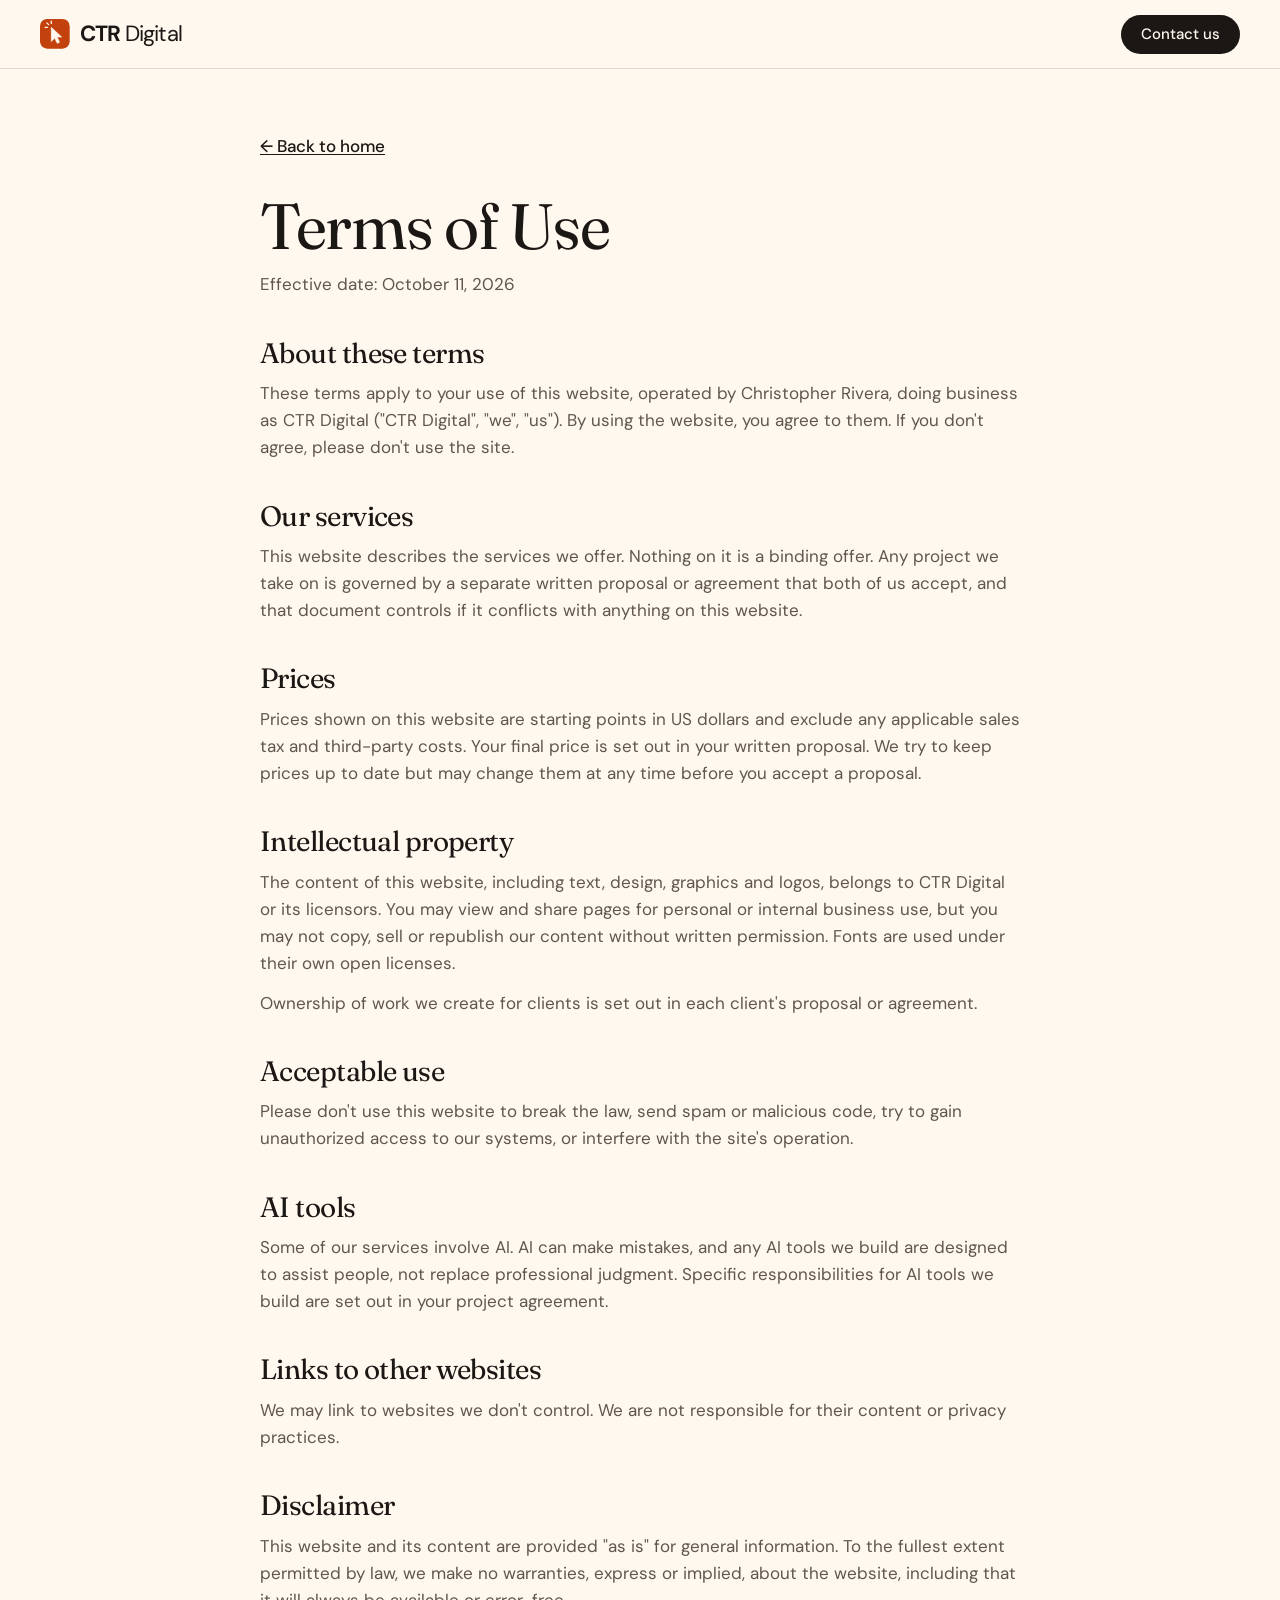
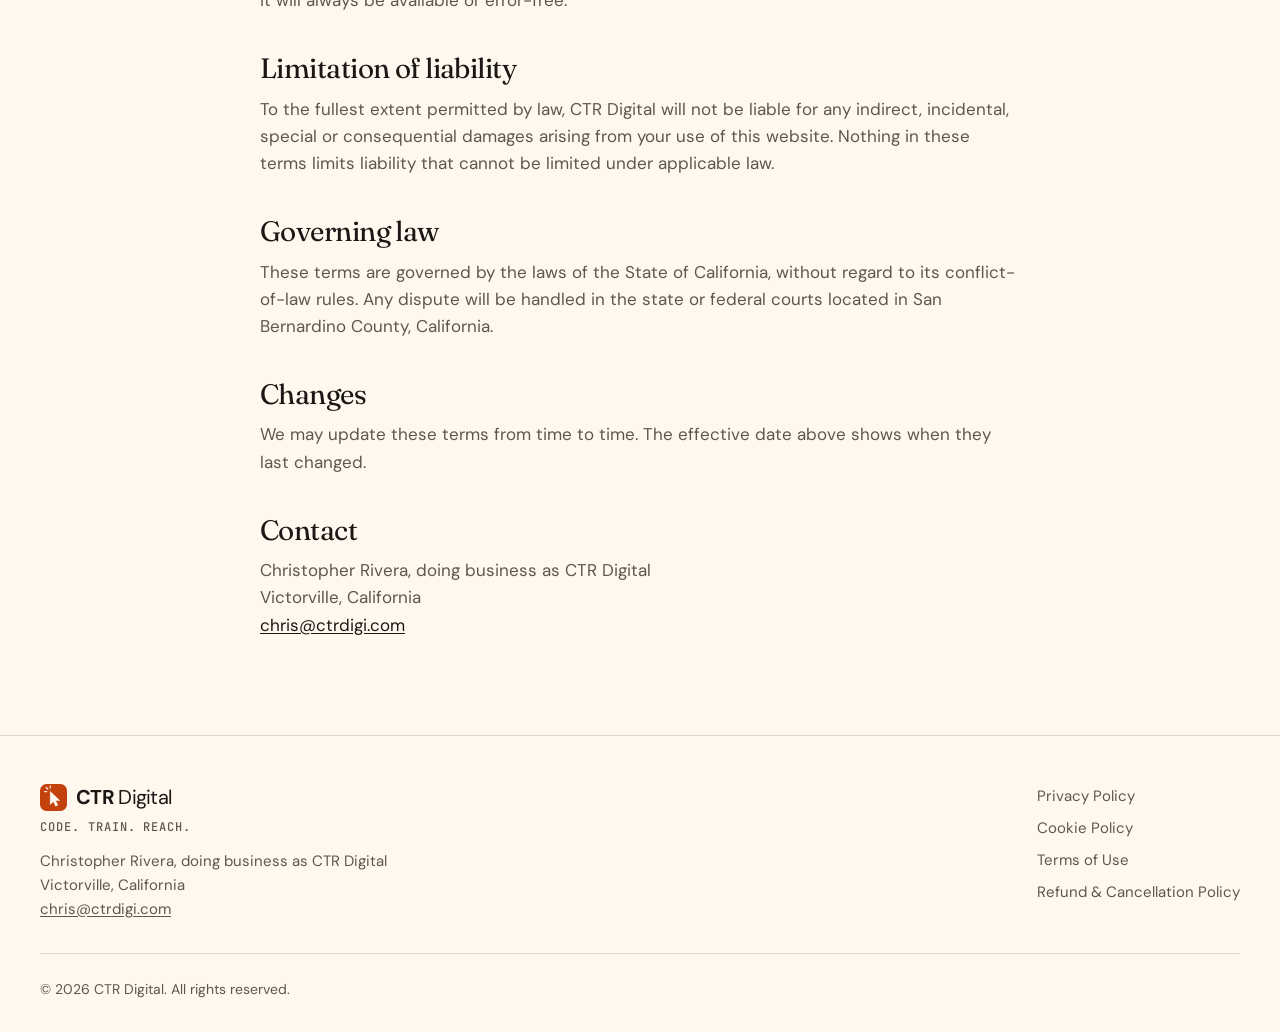
<file: terms.html>
<!doctype html>
<html lang="en">
<head>
  <meta charset="utf-8">
  <meta name="viewport" content="width=device-width, initial-scale=1">
  <title>Terms of Use — CTR Digital</title>
  <meta name="description" content="Terms that apply when you use the CTR Digital website.">
  <link rel="canonical" href="https://ctrdigi.com/terms.html">
  <meta property="og:type" content="website">
  <meta property="og:site_name" content="CTR Digital">
  <meta property="og:title" content="Terms of Use — CTR Digital">
  <meta property="og:description" content="Terms that apply when you use the CTR Digital website.">
  <meta property="og:url" content="https://ctrdigi.com/terms.html">
  <meta property="og:image" content="https://ctrdigi.com/assets/og-image.png">
  <meta property="og:image:width" content="1200">
  <meta property="og:image:height" content="630">
  <meta property="og:image:alt" content="CTR Digital: We build websites that work, and AI that works for you.">
  <meta name="twitter:card" content="summary_large_image">
  <link rel="icon" href="assets/favicon.svg" type="image/svg+xml">
  <link rel="apple-touch-icon" href="assets/apple-touch-icon.png">
  <link rel="preconnect" href="https://fonts.googleapis.com">
  <link rel="preconnect" href="https://fonts.gstatic.com" crossorigin>
  <link href="https://fonts.googleapis.com/css2?family=Fraunces:ital,opsz,wght@0,9..144,400;0,9..144,600;1,9..144,400&family=DM+Sans:wght@400;500;700&family=JetBrains+Mono:wght@500&display=swap" rel="stylesheet">
  <link rel="stylesheet" href="styles.css">
</head>
<body>
  <a class="skip-link" href="#main">Skip to main content</a>
  <header class="nav">
    <div class="wrap nav-inner">
      <a href="index.html" class="logo" aria-label="CTR Digital home"><svg class="mark" viewBox="0 0 100 100" aria-hidden="true" focusable="false"><rect class="mark-tile" width="100" height="100" rx="24"/><path class="mark-cursor" d="M38 28 L38 76 L49.5 64.5 L58 82 L66 78.2 L57.6 60.8 L73 60.8 Z"/><g class="mark-rays"><path d="M29 19 L23 13"/><path d="M38 15 L38 7"/><path d="M25 28 L17 28"/></g></svg><span class="wordmark">CTR <span>Digital</span></span></a>
      <a href="index.html#contact" class="btn">Contact us</a>
    </div>
  </header>

  <main id="main" class="legal" tabindex="-1">
    <div class="wrap">
      <a class="back" href="index.html">← Back to home</a>
      <h1>Terms of Use</h1>
      <p class="updated">Effective date: October 11, 2026</p>
      <!-- Pending attorney review (see consults/Lawyer Consult.pdf). Delete this comment once reviewed. -->

      <h2>About these terms</h2>
      <p>These terms apply to your use of this website, operated by Christopher Rivera, doing business as CTR Digital ("CTR Digital", "we", "us"). By using the website, you agree to them. If you don't agree, please don't use the site.</p>

      <h2>Our services</h2>
      <p>This website describes the services we offer. Nothing on it is a binding offer. Any project we take on is governed by a separate written proposal or agreement that both of us accept, and that document controls if it conflicts with anything on this website.</p>

      <h2>Prices</h2>
      <p>Prices shown on this website are starting points in US dollars and exclude any applicable sales tax and third-party costs. Your final price is set out in your written proposal. We try to keep prices up to date but may change them at any time before you accept a proposal.</p>

      <h2>Intellectual property</h2>
      <p>The content of this website, including text, design, graphics and logos, belongs to CTR Digital or its licensors. You may view and share pages for personal or internal business use, but you may not copy, sell or republish our content without written permission. Fonts are used under their own open licenses.</p>
      <p>Ownership of work we create for clients is set out in each client's proposal or agreement.</p>

      <h2>Acceptable use</h2>
      <p>Please don't use this website to break the law, send spam or malicious code, try to gain unauthorized access to our systems, or interfere with the site's operation.</p>

      <h2>AI tools</h2>
      <p>Some of our services involve AI. AI can make mistakes, and any AI tools we build are designed to assist people, not replace professional judgment. Specific responsibilities for AI tools we build are set out in your project agreement.</p>

      <h2>Links to other websites</h2>
      <p>We may link to websites we don't control. We are not responsible for their content or privacy practices.</p>

      <h2>Disclaimer</h2>
      <p>This website and its content are provided "as is" for general information. To the fullest extent permitted by law, we make no warranties, express or implied, about the website, including that it will always be available or error-free.</p>

      <h2>Limitation of liability</h2>
      <p>To the fullest extent permitted by law, CTR Digital will not be liable for any indirect, incidental, special or consequential damages arising from your use of this website. Nothing in these terms limits liability that cannot be limited under applicable law.</p>

      <h2>Governing law</h2>
      <p>These terms are governed by the laws of the State of California, without regard to its conflict-of-law rules. Any dispute will be handled in the state or federal courts located in San Bernardino County, California.</p>

      <h2>Changes</h2>
      <p>We may update these terms from time to time. The effective date above shows when they last changed.</p>

      <h2>Contact</h2>
      <p>Christopher Rivera, doing business as CTR Digital<br>Victorville, California<br><a href="mailto:chris@ctrdigi.com">chris@ctrdigi.com</a></p>
    </div>
  </main>

  <footer class="footer">
    <div class="wrap footer-grid">
      <div>
        <a href="index.html" class="logo"><svg class="mark" viewBox="0 0 100 100" aria-hidden="true" focusable="false"><rect class="mark-tile" width="100" height="100" rx="24"/><path class="mark-cursor" d="M38 28 L38 76 L49.5 64.5 L58 82 L66 78.2 L57.6 60.8 L73 60.8 Z"/><g class="mark-rays"><path d="M29 19 L23 13"/><path d="M38 15 L38 7"/><path d="M25 28 L17 28"/></g></svg><span class="wordmark">CTR <span>Digital</span></span></a>
        <p class="tagline">Code. Train. Reach.</p>
        <address>Christopher Rivera, doing business as CTR Digital<br>Victorville, California<br><a href="mailto:chris@ctrdigi.com">chris@ctrdigi.com</a></address>
      </div>
      <nav aria-label="Legal">
        <ul>
          <li><a href="privacy.html">Privacy Policy</a></li>
          <li><a href="cookies.html">Cookie Policy</a></li>
          <li><a href="terms.html" aria-current="page">Terms of Use</a></li>
          <li><a href="refunds.html">Refund &amp; Cancellation Policy</a></li>
        </ul>
      </nav>
      <p class="copyright">© 2026 CTR Digital. All rights reserved.</p>
    </div>
  </footer>
</body>
</html>
</file>
<file: styles.css>
/* ---------- Tokens ----------
   All text/background pairs below meet WCAG 2.1 AA (4.5:1 for body text,
   3:1 for large text and UI outlines). Re-check if you change a colour. */
:root {
  --paper: #fff8ef;
  --paper-2: #f5ecdf;
  --ink: #1a1714;
  --ink-soft: #5f574e;
  --line: #e2d6c5;          /* decorative dividers only */
  --field-line: #8a7f72;    /* form field borders (3.7:1) */
  --accent: #c2410c;        /* 4.9:1 with --paper */
  --accent-ink: #fff8ef;
  --lime: #d4f45c;
  --band: #1a1714;
  --band-ink: #fff8ef;
  --band-accent: #d4f45c;
  --error: #b42318;
  --ok: #15803d;
  --serif: "Fraunces", Georgia, serif;
  --sans: "DM Sans", system-ui, sans-serif;
  --mono: "JetBrains Mono", ui-monospace, monospace;
  color-scheme: light;
}
@media (prefers-color-scheme: dark) {
  :root {
    --paper: #15130f;
    --paper-2: #1e1b16;
    --ink: #f4ece0;
    --ink-soft: #a89e90;
    --line: #332e27;
    --field-line: #7a7064;
    --accent: #ff6a33;
    --accent-ink: #15130f;
    --band: #f4ece0;
    --band-ink: #15130f;
    --band-accent: #b93d0b;
    --error: #ff8a7a;
    --ok: #4ade80;
    color-scheme: dark;
  }
}

/* ---------- Base ---------- */
*, *::before, *::after { box-sizing: border-box; }
html { scroll-behavior: smooth; scroll-padding-top: 76px; }
html, body { overflow-x: clip; }
body { margin: 0; background: var(--paper); color: var(--ink); font: 17px/1.6 var(--sans); -webkit-font-smoothing: antialiased; }
a { color: inherit; text-decoration: none; }
p a, address a, .fine-print a, label a { text-decoration: underline; text-underline-offset: 2px; }
h1, h2, h3 { font-family: var(--serif); font-weight: 400; margin: 0; line-height: 1.05; letter-spacing: -0.02em; }
em { font-style: italic; }
p { margin: 0; }
address { font-style: normal; }
.wrap { width: min(1200px, 100% - 32px); margin-inline: auto; }
.mono { font-family: var(--mono); font-size: 12px; text-transform: uppercase; letter-spacing: .08em; }
:focus-visible { outline: 3px solid var(--accent); outline-offset: 3px; border-radius: 4px; }
main:focus { outline: none; }

.sr-only { position: absolute; width: 1px; height: 1px; padding: 0; margin: -1px; overflow: hidden; clip: rect(0 0 0 0); white-space: nowrap; border: 0; }
.skip-link { position: absolute; left: 16px; top: -100px; z-index: 100; background: var(--ink); color: var(--paper); padding: 12px 18px; border-radius: 8px; font-weight: 500; }
.skip-link:focus { top: 12px; }

.btn {
  display: inline-flex; align-items: center; gap: 8px;
  background: var(--ink); color: var(--paper);
  padding: 12px 20px; border-radius: 999px; border: 0;
  font: 500 15px/1 var(--sans); cursor: pointer;
  transition: background .2s, color .2s;
}
.btn:hover { background: var(--accent); color: var(--accent-ink); }
.btn-lg { padding: 18px 28px; font-size: 17px; }
.link { font-weight: 500; border-bottom: 1.5px solid currentColor; padding-bottom: 2px; }
.link:hover { color: var(--accent); }

/* ---------- Nav ---------- */
.nav { position: sticky; top: 0; z-index: 20; background: color-mix(in srgb, var(--paper) 92%, transparent); backdrop-filter: blur(12px); -webkit-backdrop-filter: blur(12px); border-bottom: 1px solid var(--line); }
.nav-inner { display: flex; align-items: center; justify-content: space-between; height: 68px; }
/* Logo B, "The Click": cursor mark in an accent tile + sans wordmark (see brand/logo-options.html) */
.logo { display: inline-flex; align-items: center; gap: .45em; font: 700 22px var(--sans); letter-spacing: -0.035em; line-height: 1; white-space: nowrap; }
.wordmark span { font-weight: 400; }
.mark { width: 1.35em; height: 1.35em; display: block; flex: none; }
.mark-tile { fill: var(--accent); }
.mark-cursor { fill: var(--paper); stroke: var(--paper); stroke-width: 2; stroke-linejoin: round; }
.mark-rays { fill: none; stroke: var(--paper); stroke-width: 4.5; stroke-linecap: round; }
.nav-links { display: flex; align-items: center; gap: 28px; font-size: 15px; }
.nav-links a:not(.btn):hover { color: var(--accent); }
.nav-toggle { display: none; background: none; border: 1.5px solid var(--ink); color: var(--ink); border-radius: 999px; padding: 10px 18px; font: 500 15px var(--sans); cursor: pointer; }

/* ---------- Hero ---------- */
.hero { padding: 72px 0 64px; }
.tag { color: var(--ink-soft); margin-bottom: 28px; }
.hero h1 { font-size: clamp(48px, 9vw, 128px); line-height: .98; letter-spacing: -0.035em; }
.hero h1 em { color: var(--accent); }
.hl { background: linear-gradient(transparent 62%, var(--lime) 62%, var(--lime) 92%, transparent 92%); padding: 0 .05em; }
@media (prefers-color-scheme: dark) { .hl { background: linear-gradient(transparent 62%, color-mix(in srgb, var(--lime) 40%, transparent) 62%, color-mix(in srgb, var(--lime) 40%, transparent) 92%, transparent 92%); } }
.hero-foot { display: grid; grid-template-columns: 1.2fr 1fr; gap: 48px; align-items: end; margin-top: 56px; padding-top: 32px; border-top: 1px solid var(--line); }
.lead { font-size: clamp(18px, 2vw, 21px); color: var(--ink-soft); max-width: 560px; }
.hero-actions { display: flex; align-items: center; gap: 28px; justify-content: flex-end; flex-wrap: wrap; }

/* ---------- Marquee ---------- */
.marquee { position: relative; overflow: hidden; background: var(--accent); color: var(--accent-ink); padding: 18px 0; transform: rotate(-1.2deg); margin: 8px -20px 0; }
.marquee-track { display: flex; gap: 32px; width: max-content; animation: scroll 30s linear infinite; font: 400 italic 32px var(--serif); white-space: nowrap; }
.marquee.paused .marquee-track { animation-play-state: paused; }
.marquee-toggle {
  position: absolute; right: 28px; top: 50%; transform: translateY(-50%);
  background: var(--accent); color: var(--accent-ink); border: 1.5px solid var(--accent-ink);
  border-radius: 999px; padding: 8px 14px; font: 500 13px var(--sans); cursor: pointer;
}
.marquee-toggle:focus-visible { outline-color: var(--accent-ink); }
@keyframes scroll { to { transform: translateX(-50%); } }

/* ---------- Sections ---------- */
.section { padding: 112px 0; }
.sec-head { display: flex; align-items: baseline; gap: 20px; flex-wrap: wrap; margin-bottom: 48px; padding-bottom: 20px; border-bottom: 1px solid var(--line); }
.sec-head h2 { font-size: clamp(40px, 6vw, 72px); }
.num { color: var(--accent); }
.sec-sub { color: var(--ink-soft); margin-left: auto; }

/* Bento */
.bento { display: grid; grid-template-columns: repeat(6, 1fr); gap: 16px; }
.tile { border-radius: 24px; padding: 32px; display: flex; flex-direction: column; gap: 14px; border: 1px solid var(--line); background: var(--paper-2); overflow: hidden; }
.tile h3 { font-size: clamp(24px, 2.6vw, 32px); }
.tile > p:not(.mono) { color: var(--ink-soft); }
.tile .mono { color: var(--ink-soft); }
.tile-web { grid-column: span 4; }
.tile-chat { grid-column: span 2; grid-row: span 2; background: var(--band); color: var(--band-ink); border-color: transparent; }
.tile-chat .mono { color: inherit; }
.tile-auto { grid-column: span 2; background: var(--lime); color: #1a1714; border-color: transparent; }
.tile-auto .mono { color: #1a1714; }
.tile-strategy { grid-column: span 2; background: var(--accent); color: var(--accent-ink); border-color: transparent; justify-content: space-between; }
.tile-strategy .mono { color: inherit; }
.tile-strategy .link { align-self: flex-start; }
.tile-strategy .link:hover { color: inherit; border-bottom-width: 3px; }
.tile-strategy :focus-visible { outline-color: var(--accent-ink); }

.browser { margin-top: auto; border: 1px solid var(--line); border-radius: 14px 14px 0 0; background: var(--paper); margin-bottom: -33px; }
.browser-bar { display: flex; gap: 6px; padding: 10px 14px; border-bottom: 1px solid var(--line); }
.browser-bar i { width: 9px; height: 9px; border-radius: 50%; background: var(--line); }
.browser-body { padding: 22px; display: grid; gap: 10px; }
.ln { display: block; height: 16px; border-radius: 4px; background: var(--ink); opacity: .85; }
.ln.thin { height: 9px; opacity: .2; }
.w45 { width: 45%; } .w60 { width: 60%; } .w80 { width: 80%; }
.pill { display: block; width: 110px; height: 30px; border-radius: 999px; background: var(--accent); margin-top: 8px; }

.chat { margin: auto 0 0; display: flex; flex-direction: column; gap: 8px; font-size: 14px; }
.chat figcaption { margin-bottom: 4px; }
.msg { padding: 10px 14px; border-radius: 16px; max-width: 88%; line-height: 1.4; }
.msg.in { align-self: flex-end; background: var(--accent); color: var(--accent-ink); border-bottom-right-radius: 4px; }
.msg.out { align-self: flex-start; background: color-mix(in srgb, var(--band-ink) 14%, var(--band)); border-bottom-left-radius: 4px; }

.flow { list-style: none; padding: 0; margin: auto 0 0; display: grid; gap: 6px; font-size: 14px; font-weight: 500; }
.flow li { background: rgba(26, 23, 20, .08); border-radius: 10px; padding: 8px 12px; display: flex; align-items: center; gap: 8px; }
.flow li::before { content: "→"; }
.flow li:first-child::before { content: "●"; }

/* Approach band */
.band { background: var(--band); color: var(--band-ink); }
.band .sec-head { border-color: color-mix(in srgb, var(--band-ink) 25%, transparent); }
.band .num { color: var(--band-accent); }
.approach { display: grid; grid-template-columns: 1fr 1fr; gap: 64px; }
.big-statement { font: 400 italic clamp(28px, 3.4vw, 44px)/1.2 var(--serif); letter-spacing: -0.01em; }
.timeline { list-style: none; padding: 0; margin: 0; }
.timeline li { padding: 22px 0; border-top: 1px solid color-mix(in srgb, var(--band-ink) 25%, transparent); display: grid; grid-template-columns: 110px 1fr; column-gap: 20px; }
.timeline li:last-child { border-bottom: 1px solid color-mix(in srgb, var(--band-ink) 25%, transparent); }
.timeline .mono { color: var(--band-accent); grid-row: span 2; padding-top: 6px; }
.timeline h3 { font-size: 24px; margin-bottom: 4px; }
.timeline p { color: color-mix(in srgb, var(--band-ink) 78%, var(--band)); font-size: 15px; }

/* Pricing */
.price-table { border-top: 1px solid var(--ink); }
.price-row { display: grid; grid-template-columns: 1fr auto; gap: 32px; align-items: center; padding: 32px 0; border-bottom: 1px solid var(--line); }
.price-row h3 { font-size: 34px; margin-bottom: 6px; display: flex; align-items: center; gap: 12px; }
.price-row p { color: var(--ink-soft); max-width: 600px; }
.price-row .amount { font: 400 clamp(36px, 5vw, 56px) var(--serif); color: var(--ink); letter-spacing: -0.03em; white-space: nowrap; }
.amount small { font: 500 14px var(--sans); color: var(--ink-soft); letter-spacing: 0; margin-right: 8px; }
.amount small:not(:first-child) { margin: 0 0 0 4px; }
.price-row.featured .amount { color: var(--accent); }
.chip { font: 500 12px var(--mono); text-transform: uppercase; letter-spacing: .06em; background: var(--lime); color: #1a1714; padding: 4px 10px; border-radius: 999px; }
.fine-print { margin-top: 24px; font-size: 14px; color: var(--ink-soft); max-width: 760px; }

/* FAQ */
.faq { display: grid; grid-template-columns: 1fr 1fr; gap: 0 48px; align-items: start; }
.faq details { border-bottom: 1px solid var(--line); }
.faq summary { cursor: pointer; list-style: none; padding: 24px 0; font: 400 22px/1.3 var(--serif); display: flex; justify-content: space-between; gap: 16px; }
.faq summary::-webkit-details-marker { display: none; }
.faq summary::after { content: "+"; color: var(--accent); font-family: var(--sans); transition: transform .2s; }
.faq details[open] summary::after { transform: rotate(45deg); }
.faq details p { color: var(--ink-soft); padding-bottom: 24px; }

/* Contact */
.contact { background: var(--accent); color: var(--accent-ink); padding: 112px 0; }
.contact-inner { display: grid; grid-template-columns: 1fr 1fr; gap: 64px; align-items: start; }
.contact .num { color: inherit; }
.contact h2 { font-size: clamp(48px, 7vw, 96px); margin: 16px 0 24px; line-height: .98; }
.contact-inner > div > p { font-size: 19px; margin-bottom: 28px; }
.mail { font: 400 italic clamp(22px, 2.6vw, 30px) var(--serif); border-bottom: 2px solid currentColor; overflow-wrap: anywhere; }
.contact-inner > div :focus-visible { outline-color: var(--accent-ink); }

.form { display: grid; gap: 20px; background: var(--paper); color: var(--ink); padding: 36px; border-radius: 24px; }
.form-note { font-size: 14px; color: var(--ink-soft); }
.field { display: grid; gap: 6px; }
.field label { font-size: 15px; font-weight: 500; }
.optional { font-weight: 400; color: var(--ink-soft); }
.form input[type="text"], .form input[type="email"], .form select, .form textarea {
  font: inherit; font-size: 16px; color: var(--ink); background: var(--paper);
  border: 1.5px solid var(--field-line); border-radius: 10px; padding: 12px 14px;
  transition: border-color .15s, box-shadow .15s;
}
.form select { cursor: pointer; }
.form textarea { resize: vertical; }
.form input:focus-visible, .form select:focus-visible, .form textarea:focus-visible {
  outline: 3px solid var(--accent); outline-offset: 1px; border-color: var(--ink);
}
.form [aria-invalid="true"] { border-color: var(--error); border-width: 2px; }
.field-err { font-size: 14px; color: var(--error); font-weight: 500; }
.field-err:empty { display: none; }
.consent { grid-template-columns: auto 1fr; column-gap: 12px; align-items: start; }
.consent input { width: 22px; height: 22px; margin: 2px 0 0; accent-color: var(--accent); cursor: pointer; }
.consent label { font-weight: 400; font-size: 15px; cursor: pointer; }
.consent .field-err { grid-column: 2; }
.form .btn { justify-self: start; margin-top: 4px; }
.form-status { font-size: 15px; font-weight: 500; min-height: 1.2em; }
.form-status.ok { color: var(--ok); }
.form-status.err { color: var(--error); }

/* Footer */
.footer { padding: 48px 0 32px; font-size: 15px; color: var(--ink-soft); border-top: 1px solid var(--line); }
.footer-grid { display: grid; grid-template-columns: 1fr auto; gap: 32px 48px; }
.footer .logo { color: var(--ink); font-size: 20px; margin-bottom: 8px; }
.footer .tagline { font: 500 12px var(--mono); text-transform: uppercase; letter-spacing: .08em; color: var(--ink-soft); margin-bottom: 14px; }
.footer ul { list-style: none; margin: 0; padding: 0; display: grid; gap: 8px; }
.footer nav a:hover, .footer address a:hover { color: var(--accent); }
.copyright { grid-column: 1 / -1; padding-top: 24px; border-top: 1px solid var(--line); font-size: 14px; }

/* ---------- Legal pages ---------- */
.legal { padding: 64px 0 96px; }
.legal .wrap { max-width: 760px; }
.legal h1 { font-size: clamp(40px, 6vw, 64px); margin-bottom: 12px; }
.legal .updated { color: var(--ink-soft); margin-bottom: 24px; }
.legal .draft-note { background: var(--paper-2); border: 1.5px solid var(--field-line); border-radius: 12px; padding: 16px 20px; margin-bottom: 40px; font-size: 15px; }
.legal h2 { font-size: 28px; margin: 40px 0 12px; }
.legal p, .legal li { color: var(--ink-soft); }
.legal p + p { margin-top: 12px; }
.legal ul { padding-left: 22px; display: grid; gap: 6px; }
.legal a { text-decoration: underline; text-underline-offset: 2px; color: var(--ink); }
.legal a.btn { color: var(--paper); text-decoration: none; }
.legal a.btn:hover { color: var(--accent-ink); }
.legal .back { display: inline-block; margin-bottom: 32px; font-weight: 500; }

/* Reveal (class added by JS only, so content is visible without JS) */
.reveal { opacity: 0; transform: translateY(20px); transition: opacity .7s ease, transform .7s ease; }
.reveal.visible { opacity: 1; transform: none; }

@media (prefers-reduced-motion: reduce) {
  html { scroll-behavior: auto; }
  .marquee-track { animation: none; }
  .marquee-toggle { display: none; }
  .reveal { opacity: 1; transform: none; transition: none; }
}

/* ---------- Responsive ---------- */
@media (max-width: 980px) {
  .bento { grid-template-columns: repeat(2, 1fr); }
  .tile-web { grid-column: span 2; }
  .tile-chat { grid-column: span 1; grid-row: span 2; }
  .tile-auto, .tile-strategy { grid-column: span 1; }
  .approach, .contact-inner, .hero-foot { grid-template-columns: 1fr; gap: 40px; }
  .hero-actions { justify-content: flex-start; }
  .faq { grid-template-columns: 1fr; }
}
@media (max-width: 720px) {
  .nav-toggle { display: block; }
  .nav-links { display: none; position: absolute; top: 68px; left: 0; right: 0; flex-direction: column; align-items: stretch; gap: 0; background: var(--paper); border-bottom: 1px solid var(--line); padding: 8px 16px 20px; }
  .nav-links.open { display: flex; }
  .nav-links a:not(.btn) { padding: 14px 0; border-bottom: 1px solid var(--line); font-size: 18px; }
  .nav-links .btn { margin-top: 16px; justify-content: center; padding: 14px; }
  .logo { font-size: 19px; }
  .hero { padding: 48px 0; }
  .section, .contact { padding: 80px 0; }
  .bento { grid-template-columns: 1fr; }
  .tile-web, .tile-chat, .tile-auto, .tile-strategy { grid-column: span 1; grid-row: auto; }
  .tile { padding: 24px; }
  .browser { margin-bottom: -25px; }
  .sec-sub { margin-left: 0; flex-basis: 100%; }
  .price-row { grid-template-columns: 1fr; gap: 12px; }
  .price-row h3 { font-size: 28px; }
  .timeline li { grid-template-columns: 1fr; }
  .timeline .mono { grid-row: auto; padding: 0 0 6px; }
  .form { padding: 24px; }
  .marquee-track { font-size: 24px; }
  .marquee-toggle { right: 24px; padding: 6px 12px; font-size: 12px; }
  .footer-grid { grid-template-columns: 1fr; }
}
</file>
